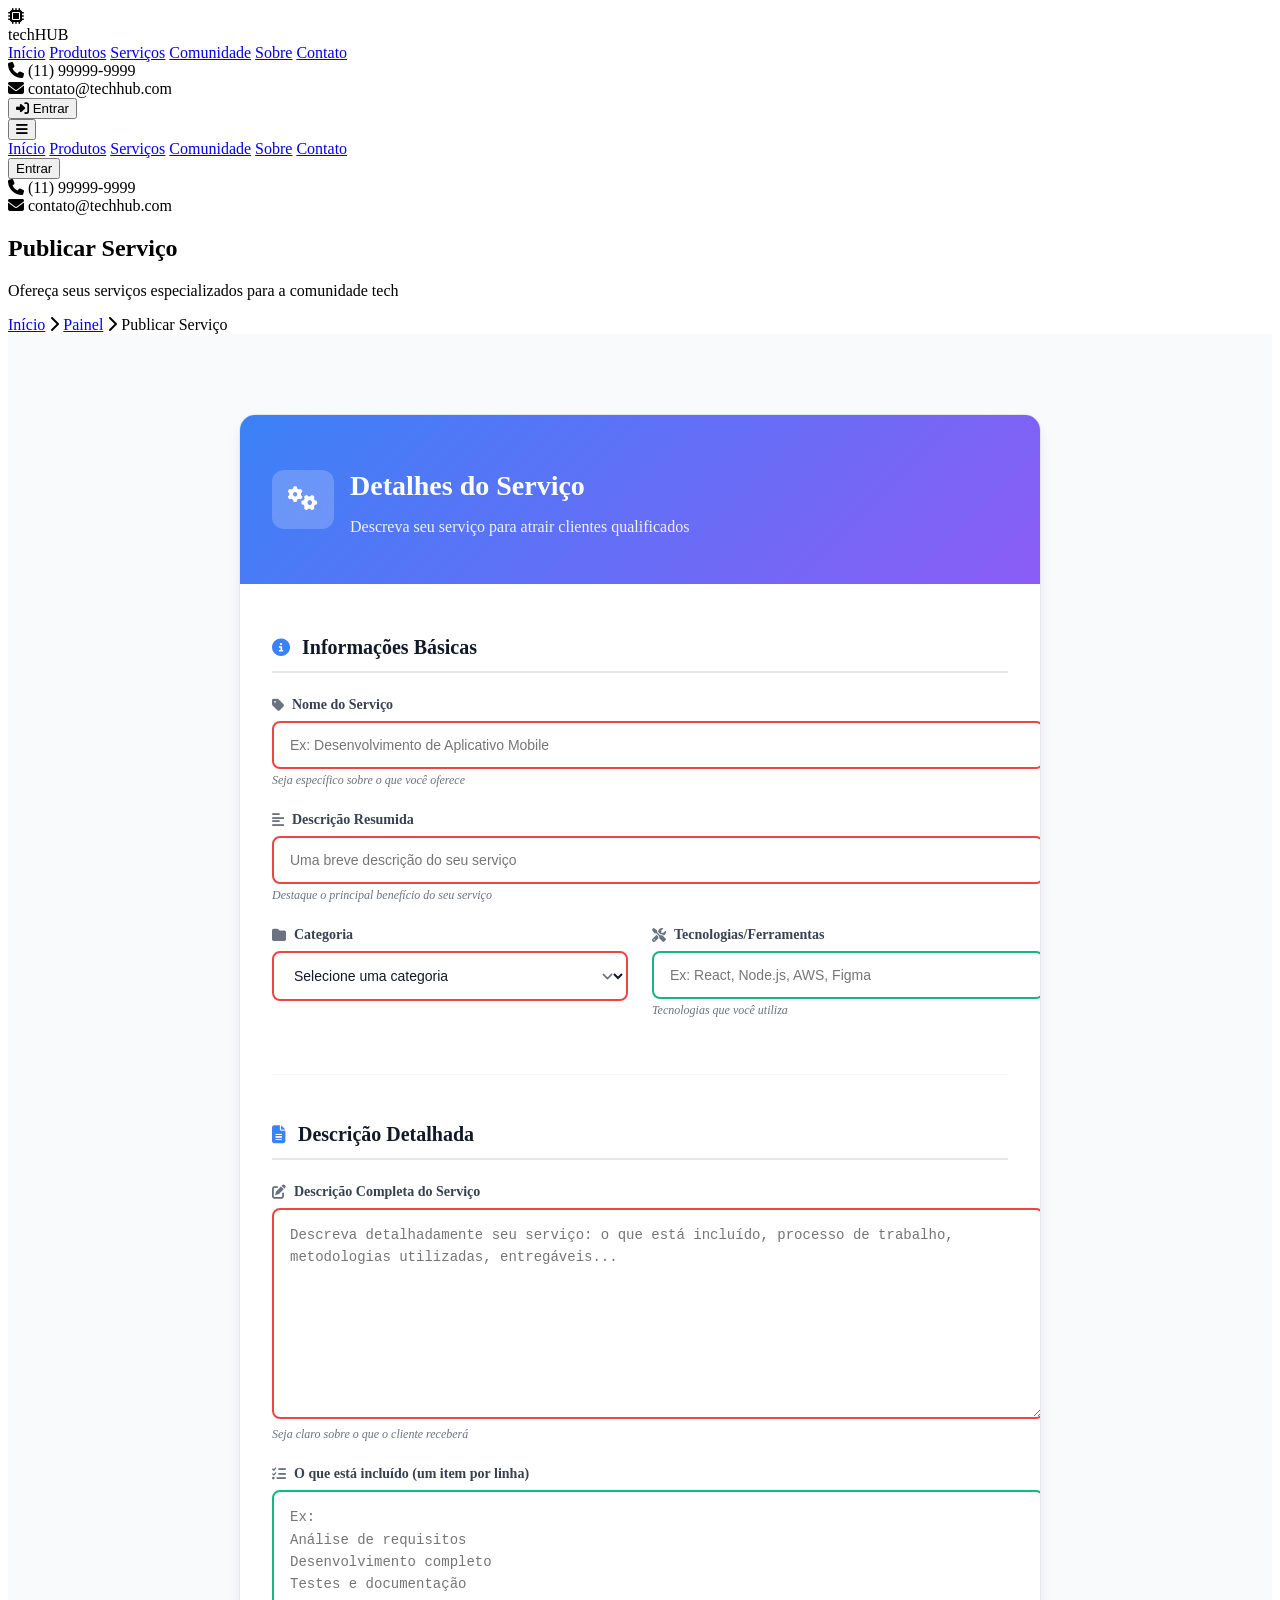
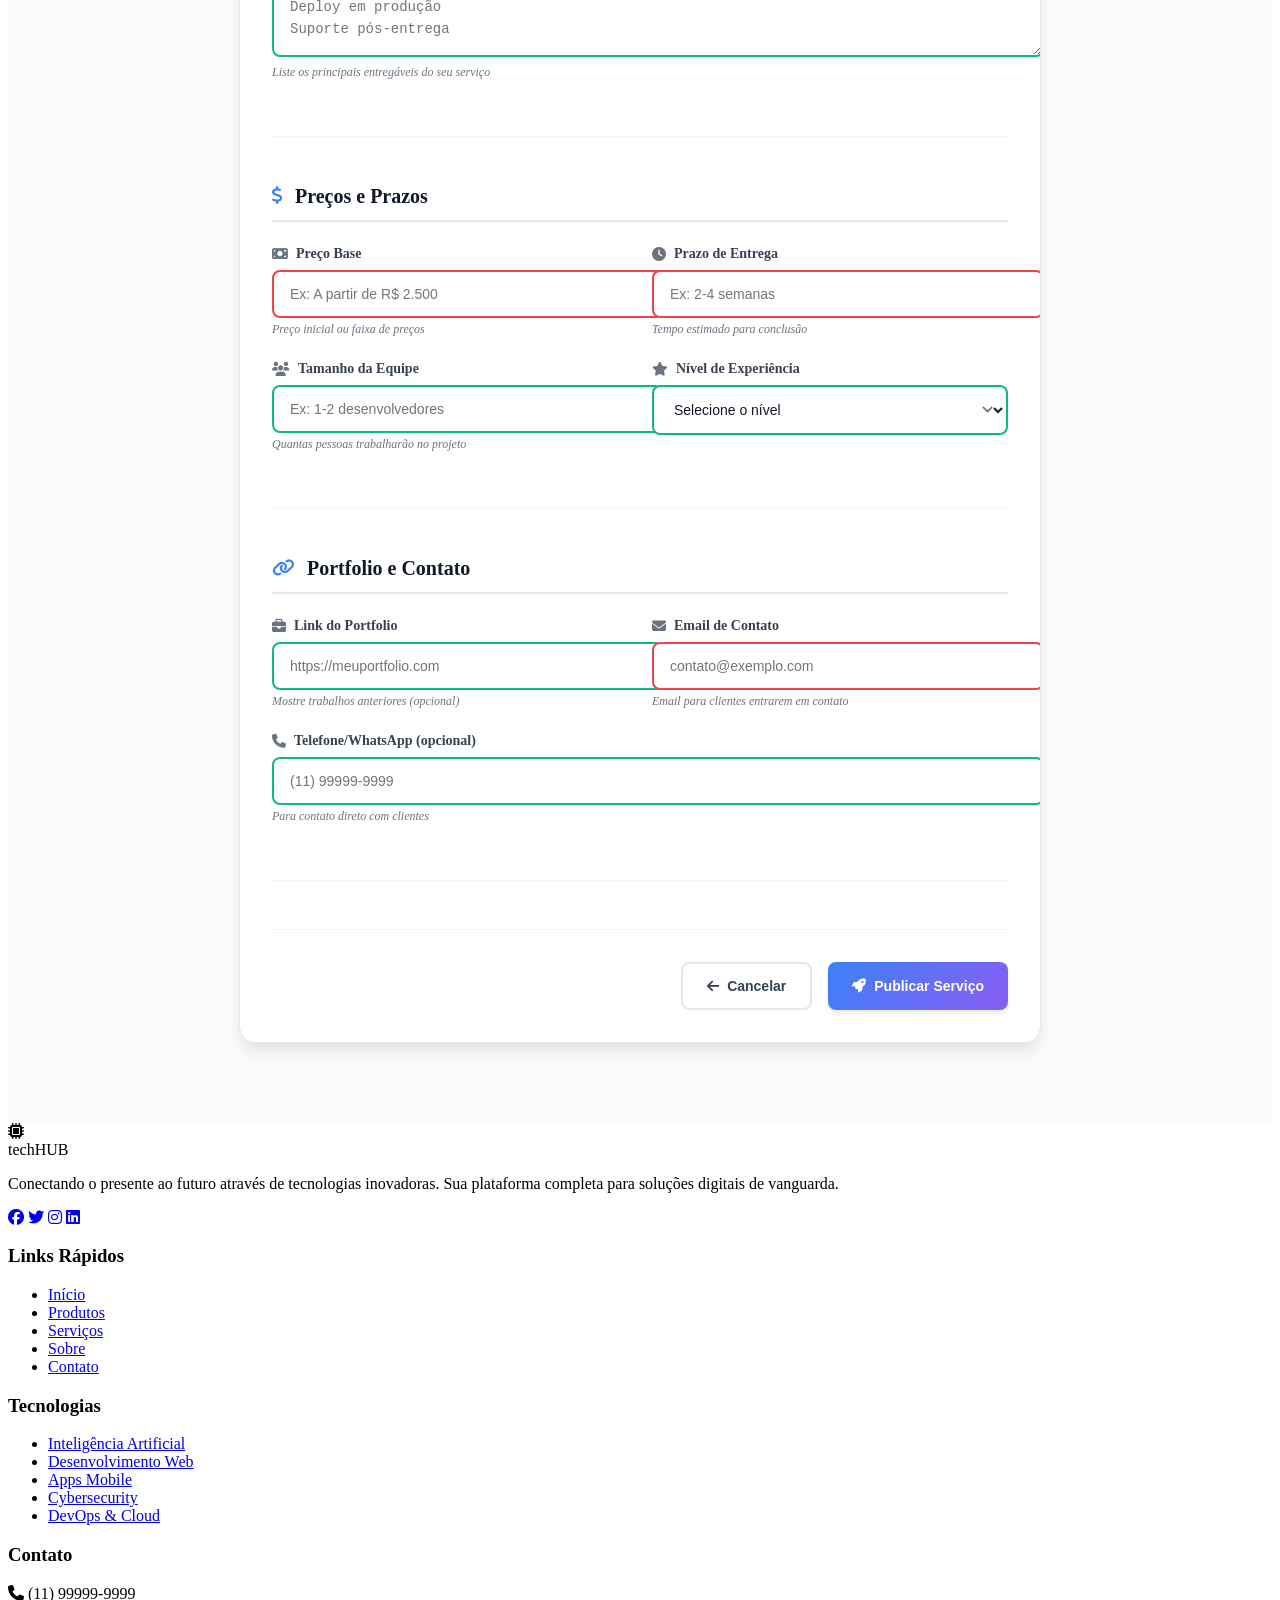
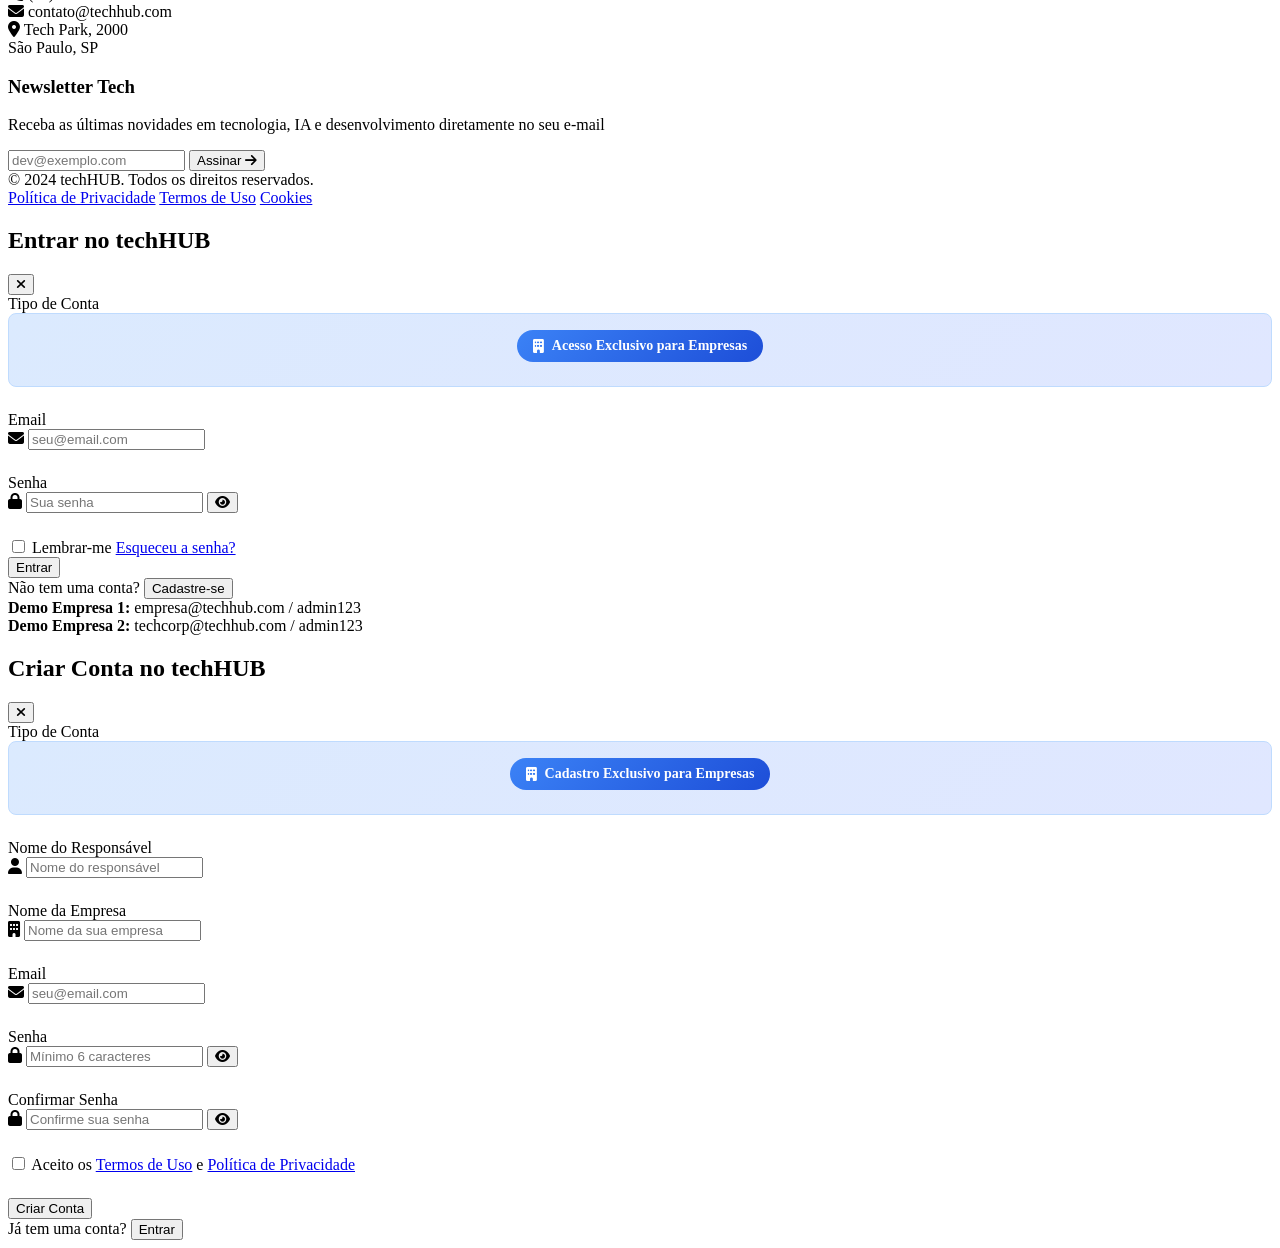
<file: publicar-servico.html>
<!DOCTYPE html>
<html lang="pt-BR">
<head>
    <meta charset="UTF-8">
    <meta name="viewport" content="width=device-width, initial-scale=1.0">
    <meta name="description" content="Publique seu serviço na plataforma techHUB">
    <title>Publicar Serviço - techHUB</title>
    <link rel="stylesheet" href="styles.css">
    <link rel="stylesheet" href="https://cdnjs.cloudflare.com/ajax/libs/font-awesome/6.4.0/css/all.min.css">
</head>
<body>
    <!-- Header -->
    <header class="header">
        <nav class="nav">
            <div class="nav-container">
                <!-- Logo -->
                <div class="logo">
                    <div class="logo-icon">
                        <i class="fas fa-microchip"></i>
                        <div class="logo-pulse"></div>
                    </div>
                    <span class="logo-text">
                        <span class="logo-tech">tech</span><span class="logo-hub">HUB</span>
                    </span>
                </div>

                <!-- Desktop Navigation -->
                <div class="nav-links">
                    <a href="index.html" class="nav-link">Início</a>
                    <a href="produtos.html" class="nav-link">Produtos</a>
                    <a href="servicos.html" class="nav-link">Serviços</a>
                    <a href="comunidade.html" class="nav-link">Comunidade</a>
                    <a href="sobre.html" class="nav-link">Sobre</a>
                    <a href="contato.html" class="nav-link">Contato</a>
                </div>

                <!-- Right Section -->
                <div class="nav-right">
                    <!-- Contact Info -->
                    <div class="contact-info">
                        <div class="contact-item">
                            <i class="fas fa-phone"></i>
                            <span>(11) 99999-9999</span>
                        </div>
                        <div class="contact-item">
                            <i class="fas fa-envelope"></i>
                            <span>contato@techhub.com</span>
                        </div>
                    </div>
                    
                    <!-- Auth Section -->
                    <div class="auth-section">
                        <button class="login-btn" onclick="openLoginModal()">
                            <i class="fas fa-sign-in-alt"></i>
                            <span>Entrar</span>
                        </button>
                    </div>
                </div>

                <!-- Mobile Menu Button -->
                <button class="mobile-menu-btn" onclick="toggleMobileMenu()">
                    <i class="fas fa-bars" id="mobileMenuIcon"></i>
                </button>
            </div>

            <!-- Mobile Navigation -->
            <div class="mobile-nav hidden" id="mobileNav">
                <a href="index.html" class="mobile-nav-link">Início</a>
                <a href="produtos.html" class="mobile-nav-link">Produtos</a>
                <a href="servicos.html" class="mobile-nav-link">Serviços</a>
                <a href="comunidade.html" class="mobile-nav-link">Comunidade</a>
                <a href="sobre.html" class="mobile-nav-link">Sobre</a>
                <a href="contato.html" class="mobile-nav-link">Contato</a>
                
                <div class="mobile-auth">
                    <button class="mobile-login-btn" onclick="openLoginModal()">Entrar</button>
                    <div class="mobile-contact">
                        <div class="mobile-contact-item">
                            <i class="fas fa-phone"></i>
                            <span>(11) 99999-9999</span>
                        </div>
                        <div class="mobile-contact-item">
                            <i class="fas fa-envelope"></i>
                            <span>contato@techhub.com</span>
                        </div>
                    </div>
                </div>
            </div>
        </nav>
    </header>

    <!-- Page Hero -->
    <section class="page-hero">
        <div class="page-hero-bg"></div>
        <div class="container">
            <div class="page-hero-content">
                <h1>Publicar <span class="gradient-text">Serviço</span></h1>
                <p>Ofereça seus serviços especializados para a comunidade tech</p>
                <div class="breadcrumb">
                    <a href="index.html">Início</a>
                    <i class="fas fa-chevron-right"></i>
                    <a href="dashboard.html">Painel</a>
                    <i class="fas fa-chevron-right"></i>
                    <span>Publicar Serviço</span>
                </div>
            </div>
        </div>
    </section>

    <!-- Form Section -->
    <section class="publish-form-section">
        <div class="container">
            <div class="publish-form-container">
                <div class="form-header">
                    <div class="form-header-icon">
                        <i class="fas fa-cogs"></i>
                    </div>
                    <div class="form-header-content">
                        <h2>Detalhes do Serviço</h2>
                        <p>Descreva seu serviço para atrair clientes qualificados</p>
                    </div>
                </div>

                <form class="publish-form" id="serviceForm">
                    <div class="form-section">
                        <h3 class="form-section-title">
                            <i class="fas fa-info-circle"></i>
                            Informações Básicas
                        </h3>
                        
                        <div class="form-group">
                            <label class="form-label">
                                <i class="fas fa-tag"></i>
                                Nome do Serviço
                            </label>
                            <input 
                                type="text" 
                                name="serviceName" 
                                class="form-input" 
                                placeholder="Ex: Desenvolvimento de Aplicativo Mobile" 
                                required
                            >
                            <div class="form-hint">Seja específico sobre o que você oferece</div>
                        </div>

                        <div class="form-group">
                            <label class="form-label">
                                <i class="fas fa-align-left"></i>
                                Descrição Resumida
                            </label>
                            <input 
                                type="text" 
                                name="shortDescription" 
                                class="form-input" 
                                placeholder="Uma breve descrição do seu serviço" 
                                required
                            >
                            <div class="form-hint">Destaque o principal benefício do seu serviço</div>
                        </div>

                        <div class="form-row">
                            <div class="form-group">
                                <label class="form-label">
                                    <i class="fas fa-folder"></i>
                                    Categoria
                                </label>
                                <select name="category" class="form-select" required>
                                    <option value="">Selecione uma categoria</option>
                                    <option value="ai">🧠 Inteligência Artificial</option>
                                    <option value="web">🌐 Desenvolvimento Web</option>
                                    <option value="mobile">📱 Desenvolvimento Mobile</option>
                                    <option value="design">🎨 UX/UI Design</option>
                                    <option value="security">🔒 Cybersecurity</option>
                                    <option value="devops">☁️ DevOps & Cloud</option>
                                    <option value="consultoria">💼 Consultoria Tech</option>
                                </select>
                            </div>
                            <div class="form-group">
                                <label class="form-label">
                                    <i class="fas fa-tools"></i>
                                    Tecnologias/Ferramentas
                                </label>
                                <input 
                                    type="text" 
                                    name="tech" 
                                    class="form-input" 
                                    placeholder="Ex: React, Node.js, AWS, Figma"
                                >
                                <div class="form-hint">Tecnologias que você utiliza</div>
                            </div>
                        </div>
                    </div>

                    <div class="form-section">
                        <h3 class="form-section-title">
                            <i class="fas fa-file-alt"></i>
                            Descrição Detalhada
                        </h3>
                        
                        <div class="form-group">
                            <label class="form-label">
                                <i class="fas fa-edit"></i>
                                Descrição Completa do Serviço
                            </label>
                            <textarea 
                                name="fullDescription" 
                                class="form-textarea" 
                                rows="8" 
                                placeholder="Descreva detalhadamente seu serviço: o que está incluído, processo de trabalho, metodologias utilizadas, entregáveis..."
                                required
                            ></textarea>
                            <div class="form-hint">Seja claro sobre o que o cliente receberá</div>
                        </div>

                        <div class="form-group">
                            <label class="form-label">
                                <i class="fas fa-list-check"></i>
                                O que está incluído (um item por linha)
                            </label>
                            <textarea 
                                name="includes" 
                                class="form-textarea" 
                                rows="6" 
                                placeholder="Ex:&#10;Análise de requisitos&#10;Desenvolvimento completo&#10;Testes e documentação&#10;Deploy em produção&#10;Suporte pós-entrega"
                            ></textarea>
                            <div class="form-hint">Liste os principais entregáveis do seu serviço</div>
                        </div>
                    </div>

                    <div class="form-section">
                        <h3 class="form-section-title">
                            <i class="fas fa-dollar-sign"></i>
                            Preços e Prazos
                        </h3>
                        
                        <div class="form-row">
                            <div class="form-group">
                                <label class="form-label">
                                    <i class="fas fa-money-bill"></i>
                                    Preço Base
                                </label>
                                <input 
                                    type="text" 
                                    name="price" 
                                    class="form-input" 
                                    placeholder="Ex: A partir de R$ 2.500"
                                    required
                                >
                                <div class="form-hint">Preço inicial ou faixa de preços</div>
                            </div>
                            <div class="form-group">
                                <label class="form-label">
                                    <i class="fas fa-clock"></i>
                                    Prazo de Entrega
                                </label>
                                <input 
                                    type="text" 
                                    name="duration" 
                                    class="form-input" 
                                    placeholder="Ex: 2-4 semanas"
                                    required
                                >
                                <div class="form-hint">Tempo estimado para conclusão</div>
                            </div>
                        </div>

                        <div class="form-row">
                            <div class="form-group">
                                <label class="form-label">
                                    <i class="fas fa-users"></i>
                                    Tamanho da Equipe
                                </label>
                                <input 
                                    type="text" 
                                    name="teamSize" 
                                    class="form-input" 
                                    placeholder="Ex: 1-2 desenvolvedores"
                                >
                                <div class="form-hint">Quantas pessoas trabalharão no projeto</div>
                            </div>
                            <div class="form-group">
                                <label class="form-label">
                                    <i class="fas fa-star"></i>
                                    Nível de Experiência
                                </label>
                                <select name="experience" class="form-select">
                                    <option value="">Selecione o nível</option>
                                    <option value="junior">Júnior (1-3 anos)</option>
                                    <option value="pleno">Pleno (3-6 anos)</option>
                                    <option value="senior">Sênior (6+ anos)</option>
                                    <option value="especialista">Especialista (10+ anos)</option>
                                </select>
                            </div>
                        </div>
                    </div>

                    <div class="form-section">
                        <h3 class="form-section-title">
                            <i class="fas fa-link"></i>
                            Portfolio e Contato
                        </h3>
                        
                        <div class="form-row">
                            <div class="form-group">
                                <label class="form-label">
                                    <i class="fas fa-briefcase"></i>
                                    Link do Portfolio
                                </label>
                                <input 
                                    type="url" 
                                    name="portfolioUrl" 
                                    class="form-input" 
                                    placeholder="https://meuportfolio.com"
                                >
                                <div class="form-hint">Mostre trabalhos anteriores (opcional)</div>
                            </div>
                            <div class="form-group">
                                <label class="form-label">
                                    <i class="fas fa-envelope"></i>
                                    Email de Contato
                                </label>
                                <input 
                                    type="email" 
                                    name="contactEmail" 
                                    class="form-input" 
                                    placeholder="contato@exemplo.com"
                                    required
                                >
                                <div class="form-hint">Email para clientes entrarem em contato</div>
                            </div>
                        </div>

                        <div class="form-group">
                            <label class="form-label">
                                <i class="fas fa-phone"></i>
                                Telefone/WhatsApp (opcional)
                            </label>
                            <input 
                                type="tel" 
                                name="phone" 
                                class="form-input" 
                                placeholder="(11) 99999-9999"
                            >
                            <div class="form-hint">Para contato direto com clientes</div>
                        </div>
                    </div>

                    <div class="form-actions">
                        <button type="button" class="btn-secondary" onclick="history.back()">
                            <i class="fas fa-arrow-left"></i>
                            Cancelar
                        </button>
                        <button type="submit" class="btn-primary">
                            <i class="fas fa-rocket"></i>
                            Publicar Serviço
                        </button>
                    </div>
                </form>
            </div>
        </div>
    </section>

    <!-- Footer -->
    <footer class="footer">
        <div class="footer-main">
            <div class="container">
                <div class="footer-grid">
                    <!-- Company Info -->
                    <div class="footer-section">
                        <div class="footer-logo">
                            <div class="footer-logo-icon">
                                <i class="fas fa-microchip"></i>
                                <div class="footer-logo-pulse"></div>
                            </div>
                            <span class="footer-logo-text">
                                <span class="footer-logo-tech">tech</span><span class="footer-logo-hub">HUB</span>
                            </span>
                        </div>
                        <p class="footer-description">
                            Conectando o presente ao futuro através de tecnologias inovadoras. 
                            Sua plataforma completa para soluções digitais de vanguarda.
                        </p>
                        <div class="footer-social">
                            <a href="#" class="social-link"><i class="fab fa-facebook"></i></a>
                            <a href="#" class="social-link"><i class="fab fa-twitter"></i></a>
                            <a href="#" class="social-link"><i class="fab fa-instagram"></i></a>
                            <a href="#" class="social-link"><i class="fab fa-linkedin"></i></a>
                        </div>
                    </div>

                    <!-- Quick Links -->
                    <div class="footer-section">
                        <h3 class="footer-title">Links Rápidos</h3>
                        <ul class="footer-links">
                            <li><a href="index.html">Início</a></li>
                            <li><a href="produtos.html">Produtos</a></li>
                            <li><a href="servicos.html">Serviços</a></li>
                            <li><a href="sobre.html">Sobre</a></li>
                            <li><a href="contato.html">Contato</a></li>
                        </ul>
                    </div>

                    <!-- Technologies -->
                    <div class="footer-section">
                        <h3 class="footer-title">Tecnologias</h3>
                        <ul class="footer-links">
                            <li><a href="produtos.html?category=ai">Inteligência Artificial</a></li>
                            <li><a href="produtos.html?category=web">Desenvolvimento Web</a></li>
                            <li><a href="produtos.html?category=mobile">Apps Mobile</a></li>
                            <li><a href="produtos.html?category=security">Cybersecurity</a></li>
                            <li><a href="servicos.html">DevOps & Cloud</a></li>
                        </ul>
                    </div>

                    <!-- Contact Info -->
                    <div class="footer-section">
                        <h3 class="footer-title">Contato</h3>
                        <div class="footer-contact">
                            <div class="contact-item">
                                <i class="fas fa-phone"></i>
                                <span>(11) 99999-9999</span>
                            </div>
                            <div class="contact-item">
                                <i class="fas fa-envelope"></i>
                                <span>contato@techhub.com</span>
                            </div>
                            <div class="contact-item">
                                <i class="fas fa-map-marker-alt"></i>
                                <span>Tech Park, 2000<br>São Paulo, SP</span>
                            </div>
                        </div>
                    </div>
                </div>

                <!-- Newsletter -->
                <div class="newsletter">
                    <div class="newsletter-content">
                        <h3 class="newsletter-title">Newsletter Tech</h3>
                        <p class="newsletter-description">
                            Receba as últimas novidades em tecnologia, IA e desenvolvimento diretamente no seu e-mail
                        </p>
                        <form class="newsletter-form" onsubmit="handleNewsletter(event)">
                            <input type="email" placeholder="dev@exemplo.com" class="newsletter-input" required>
                            <button type="submit" class="newsletter-btn">
                                <span>Assinar</span>
                                <i class="fas fa-arrow-right"></i>
                            </button>
                        </form>
                    </div>
                </div>
            </div>
        </div>

        <!-- Bottom Bar -->
        <div class="footer-bottom">
            <div class="container">
                <div class="footer-bottom-content">
                    <div class="footer-copyright">
                        © 2024 techHUB. Todos os direitos reservados.
                    </div>
                    <div class="footer-legal">
                        <a href="#">Política de Privacidade</a>
                        <a href="#">Termos de Uso</a>
                        <a href="#">Cookies</a>
                    </div>
                </div>
            </div>
        </div>
    </footer>

    <!-- Login Modal -->
    <div class="modal-overlay hidden" id="loginModal">
        <div class="modal">
            <div class="modal-header">
                <h2>Entrar no techHUB</h2>
                <button class="modal-close" onclick="closeLoginModal()">
                    <i class="fas fa-times"></i>
                </button>
            </div>
            <form class="modal-form" id="loginForm" onsubmit="handleLogin(event)">
                <div class="form-group">
                    <label>Tipo de Conta</label>
                    <div class="company-only-notice">
                        <div class="company-badge">
                            <i class="fas fa-building"></i>
                            <span>Acesso Exclusivo para Empresas</span>
                        </div>
                    </div>
                    <input type="hidden" name="accountType" value="company">
                </div>

                <div class="form-group">
                    <label>Email</label>
                    <div class="input-group">
                        <i class="fas fa-envelope"></i>
                        <input type="email" name="email" placeholder="seu@email.com" required>
                    </div>
                </div>

                <div class="form-group">
                    <label>Senha</label>
                    <div class="input-group">
                        <i class="fas fa-lock"></i>
                        <input type="password" name="password" placeholder="Sua senha" required>
                        <button type="button" class="password-toggle" onclick="togglePassword(this)">
                            <i class="fas fa-eye"></i>
                        </button>
                    </div>
                </div>

                <div class="form-options">
                    <label class="checkbox-label">
                        <input type="checkbox">
                        <span>Lembrar-me</span>
                    </label>
                    <a href="#" class="forgot-password">Esqueceu a senha?</a>
                </div>

                <button type="submit" class="form-submit">Entrar</button>

                <div class="form-switch">
                    Não tem uma conta? 
                    <button type="button" onclick="switchToRegister()">Cadastre-se</button>
                </div>

                <div class="demo-credentials">
                    <div><strong>Demo Empresa 1:</strong> empresa@techhub.com / admin123</div>
                    <div><strong>Demo Empresa 2:</strong> techcorp@techhub.com / admin123</div>
                </div>
            </form>
        </div>
    </div>

    <!-- Register Modal -->
    <div class="modal-overlay hidden" id="registerModal">
        <div class="modal">
            <div class="modal-header">
                <h2>Criar Conta no techHUB</h2>
                <button class="modal-close" onclick="closeRegisterModal()">
                    <i class="fas fa-times"></i>
                </button>
            </div>
            <form class="modal-form" id="registerForm" onsubmit="handleRegister(event)">
                <div class="form-group">
                    <label>Tipo de Conta</label>
                    <div class="company-only-notice">
                        <div class="company-badge">
                            <i class="fas fa-building"></i>
                            <span>Cadastro Exclusivo para Empresas</span>
                        </div>
                    </div>
                    <input type="hidden" name="accountType" value="company">
                </div>

                <div class="form-group">
                    <label>Nome do Responsável</label>
                    <div class="input-group">
                        <i class="fas fa-user"></i>
                        <input type="text" name="name" placeholder="Nome do responsável" required>
                    </div>
                </div>

                <div class="form-group">
                    <label>Nome da Empresa</label>
                    <div class="input-group">
                        <i class="fas fa-building"></i>
                        <input type="text" name="company" placeholder="Nome da sua empresa" required>
                    </div>
                </div>

                <div class="form-group">
                    <label>Email</label>
                    <div class="input-group">
                        <i class="fas fa-envelope"></i>
                        <input type="email" name="email" placeholder="seu@email.com" required>
                    </div>
                </div>

                <div class="form-group">
                    <label>Senha</label>
                    <div class="input-group">
                        <i class="fas fa-lock"></i>
                        <input type="password" name="password" placeholder="Mínimo 6 caracteres" required>
                        <button type="button" class="password-toggle" onclick="togglePassword(this)">
                            <i class="fas fa-eye"></i>
                        </button>
                    </div>
                </div>

                <div class="form-group">
                    <label>Confirmar Senha</label>
                    <div class="input-group">
                        <i class="fas fa-lock"></i>
                        <input type="password" name="confirmPassword" placeholder="Confirme sua senha" required>
                        <button type="button" class="password-toggle" onclick="togglePassword(this)">
                            <i class="fas fa-eye"></i>
                        </button>
                    </div>
                </div>

                <div class="form-group">
                    <label class="checkbox-label">
                        <input type="checkbox" required>
                        <span>Aceito os <a href="#">Termos de Uso</a> e <a href="#">Política de Privacidade</a></span>
                    </label>
                </div>

                <button type="submit" class="form-submit">Criar Conta</button>

                <div class="form-switch">
                    Já tem uma conta? 
                    <button type="button" onclick="switchToLogin()">Entrar</button>
                </div>
            </form>
        </div>
    </div>

    <script src="js/common.js"></script>
    <script src="js/service-form.js"></script>
</body>
</html>
</file>
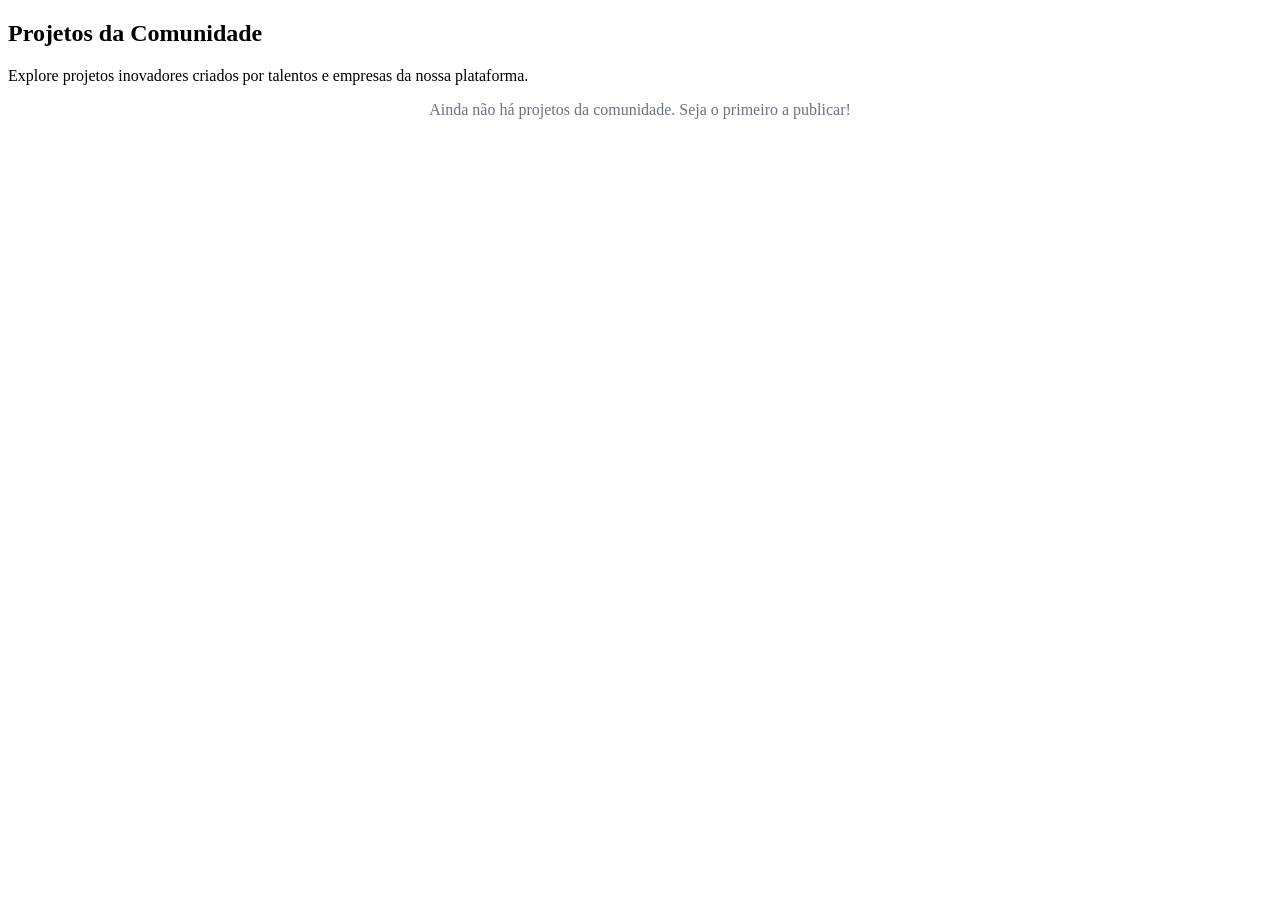
<file: project/comunidade.html>
<!DOCTYPE html>
<html lang="pt-BR">
<head>
    <title>Projetos da Comunidade - techHUB</title>
</head>
<body>
    <section class="page-hero">
        <div class="container">
            <div class="page-hero-content">
                <h1>Projetos da <span class="gradient-text">Comunidade</span></h1>
                <p>Explore projetos inovadores criados por talentos e empresas da nossa plataforma.</p>
            </div>
        </div>
    </section>

    <section class="products-page">
        <div class="container">
            <div class="products-grid" id="communityProjectsGrid">
                </div>
        </div>
    </section>

    <script src="js/common.js"></script>
    <script src="js/community.js"></script> </body>
</html>
</file>
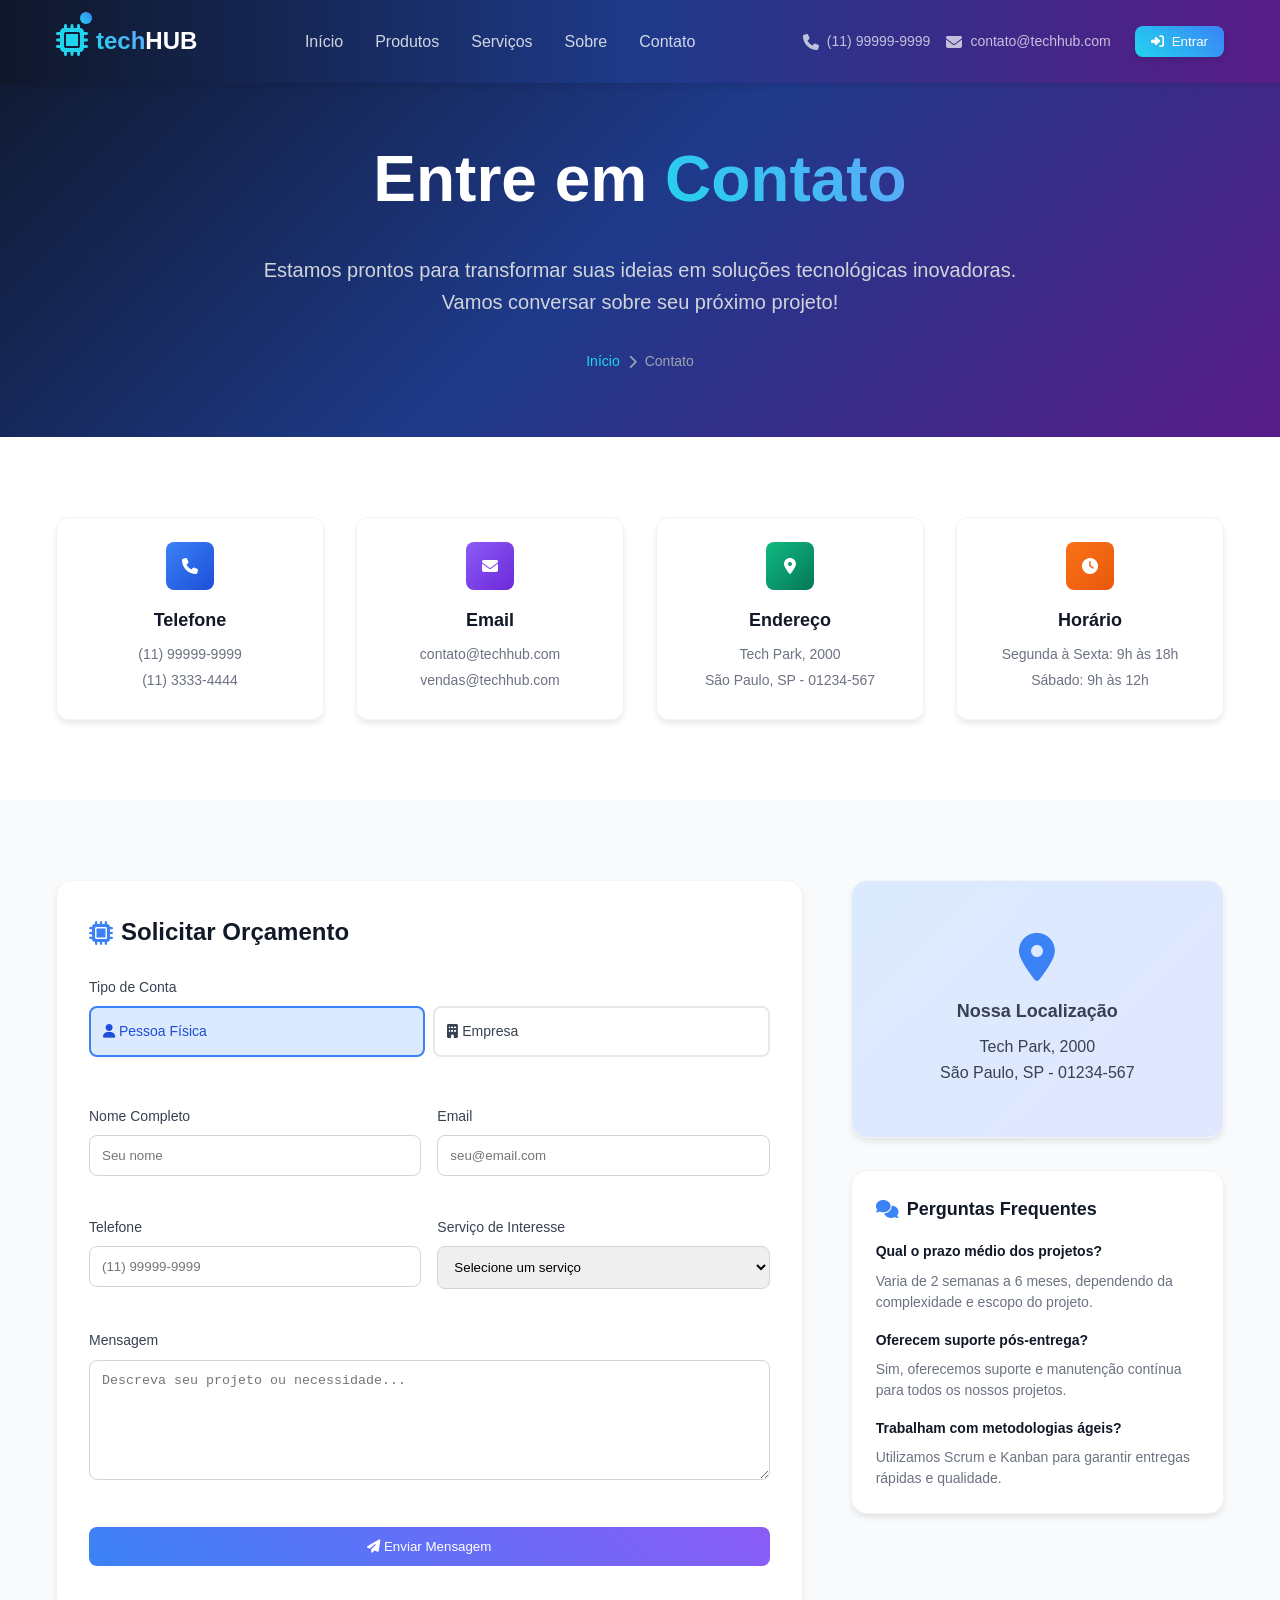
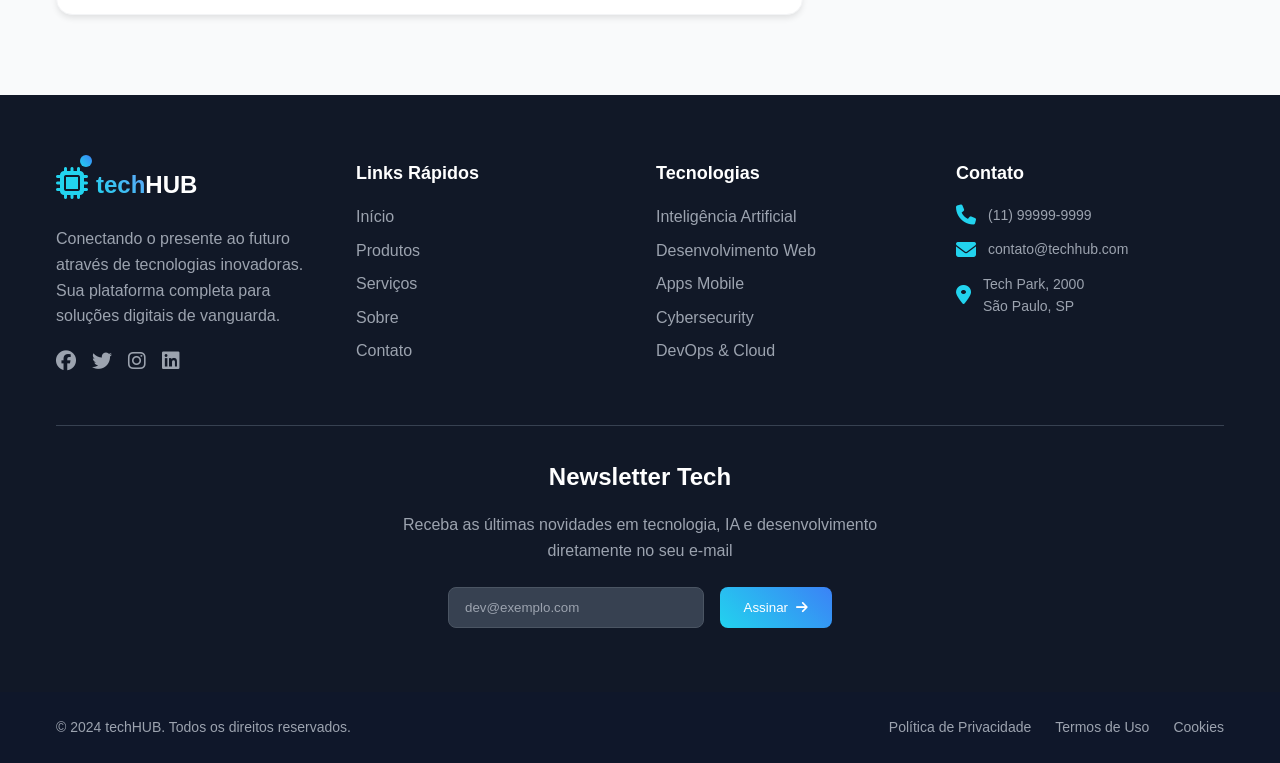
<file: project/contato.html>
<!DOCTYPE html>
<html lang="pt-BR">
<head>
    <meta charset="UTF-8">
    <meta name="viewport" content="width=device-width, initial-scale=1.0">
    <meta name="description" content="Entre em contato com o techHUB - Solicite orçamentos, tire dúvidas e transforme suas ideias em realidade">
    <title>Contato - techHUB</title>
    <link rel="stylesheet" href="styles.css">
    <link rel="stylesheet" href="https://cdnjs.cloudflare.com/ajax/libs/font-awesome/6.4.0/css/all.min.css">
</head>
<body>
    <!-- Header -->
    <header class="header">
        <nav class="nav">
            <div class="nav-container">
                <!-- Logo -->
                <div class="logo">
                    <div class="logo-icon">
                        <i class="fas fa-microchip"></i>
                        <div class="logo-pulse"></div>
                    </div>
                    <span class="logo-text">
                        <span class="logo-tech">tech</span><span class="logo-hub">HUB</span>
                    </span>
                </div>

                <!-- Desktop Navigation -->
                <div class="nav-links">
                    <a href="index.html" class="nav-link">Início</a>
                    <a href="produtos.html" class="nav-link">Produtos</a>
                    <a href="servicos.html" class="nav-link">Serviços</a>
                    <a href="sobre.html" class="nav-link">Sobre</a>
                    <a href="contato.html" class="nav-link active">Contato</a>
                </div>

                <!-- Right Section -->
                <div class="nav-right">
                    <!-- Contact Info -->
                    <div class="contact-info">
                        <div class="contact-item">
                            <i class="fas fa-phone"></i>
                            <span>(11) 99999-9999</span>
                        </div>
                        <div class="contact-item">
                            <i class="fas fa-envelope"></i>
                            <span>contato@techhub.com</span>
                        </div>
                    </div>
                    
                    <!-- Auth Section -->
                    <div class="auth-section">
                        <button class="login-btn" onclick="openLoginModal()">
                            <i class="fas fa-sign-in-alt"></i>
                            <span>Entrar</span>
                        </button>
                    </div>
                </div>

                <!-- Mobile Menu Button -->
                <button class="mobile-menu-btn" onclick="toggleMobileMenu()">
                    <i class="fas fa-bars" id="mobileMenuIcon"></i>
                </button>
            </div>

            <!-- Mobile Navigation -->
            <div class="mobile-nav hidden" id="mobileNav">
                <a href="index.html" class="mobile-nav-link">Início</a>
                <a href="produtos.html" class="mobile-nav-link">Produtos</a>
                <a href="servicos.html" class="mobile-nav-link">Serviços</a>
                <a href="sobre.html" class="mobile-nav-link">Sobre</a>
                <a href="contato.html" class="mobile-nav-link">Contato</a>
                
                <div class="mobile-auth">
                    <button class="mobile-login-btn" onclick="openLoginModal()">Entrar</button>
                    <div class="mobile-contact">
                        <div class="mobile-contact-item">
                            <i class="fas fa-phone"></i>
                            <span>(11) 99999-9999</span>
                        </div>
                        <div class="mobile-contact-item">
                            <i class="fas fa-envelope"></i>
                            <span>contato@techhub.com</span>
                        </div>
                    </div>
                </div>
            </div>
        </nav>
    </header>

    <!-- Page Hero -->
    <section class="page-hero">
        <div class="page-hero-bg"></div>
        <div class="container">
            <div class="page-hero-content">
                <h1>Entre em <span class="gradient-text">Contato</span></h1>
                <p>Estamos prontos para transformar suas ideias em soluções tecnológicas inovadoras. Vamos conversar sobre seu próximo projeto!</p>
                <div class="breadcrumb">
                    <a href="index.html">Início</a>
                    <i class="fas fa-chevron-right"></i>
                    <span>Contato</span>
                </div>
            </div>
        </div>
    </section>

    <!-- Contact Info Cards -->
    <section class="contact-info-section">
        <div class="container">
            <div class="contact-info-grid" id="contactInfoGrid">
                <!-- Contact info cards will be populated by JS -->
            </div>
        </div>
    </section>

    <!-- Contact Form & Map -->
    <section class="contact-form-section">
        <div class="container">
            <div class="contact-content">
                <!-- Contact Form -->
                <div class="contact-form-container">
                    <div class="form-header">
                        <i class="fas fa-microchip"></i>
                        <h2>Solicitar Orçamento</h2>
                    </div>

                    <form class="contact-form" id="contactForm" onsubmit="handleContactForm(event)">
                        <!-- Account Type -->
                        <div class="form-group">
                            <label>Tipo de Conta</label>
                            <div class="account-type-selector">
                                <label class="account-type-option active">
                                    <input type="radio" name="accountType" value="individual" checked>
                                    <i class="fas fa-user"></i>
                                    <span>Pessoa Física</span>
                                </label>
                                <label class="account-type-option">
                                    <input type="radio" name="accountType" value="company">
                                    <i class="fas fa-building"></i>
                                    <span>Empresa</span>
                                </label>
                            </div>
                        </div>

                        <div class="form-row">
                            <div class="form-group">
                                <label>Nome <span id="nameLabel">Completo</span></label>
                                <input type="text" name="name" placeholder="Seu nome" required>
                            </div>
                            <div class="form-group">
                                <label>Email</label>
                                <input type="email" name="email" placeholder="seu@email.com" required>
                            </div>
                        </div>

                        <div class="form-group company-field hidden">
                            <label>Nome da Empresa</label>
                            <input type="text" name="company" placeholder="Nome da sua empresa">
                        </div>

                        <div class="form-row">
                            <div class="form-group">
                                <label>Telefone</label>
                                <input type="tel" name="phone" placeholder="(11) 99999-9999">
                            </div>
                            <div class="form-group">
                                <label>Serviço de Interesse</label>
                                <select name="subject" required>
                                    <option value="">Selecione um serviço</option>
                                    <option value="Desenvolvimento de IA">Desenvolvimento de IA</option>
                                    <option value="Aplicações Web">Aplicações Web</option>
                                    <option value="Apps Mobile">Apps Mobile</option>
                                    <option value="Cybersecurity">Cybersecurity</option>
                                    <option value="UX/UI Design">UX/UI Design</option>
                                    <option value="DevOps & Cloud">DevOps & Cloud</option>
                                    <option value="Consultoria Tech">Consultoria Tech</option>
                                    <option value="Outro">Outro</option>
                                </select>
                            </div>
                        </div>

                        <div class="form-group">
                            <label>Mensagem</label>
                            <textarea name="message" rows="6" placeholder="Descreva seu projeto ou necessidade..." required></textarea>
                        </div>

                        <button type="submit" class="form-submit">
                            <i class="fas fa-paper-plane"></i>
                            <span>Enviar Mensagem</span>
                        </button>
                    </form>
                </div>

                <!-- Map & Additional Info -->
                <div class="contact-sidebar">
                    <!-- Map -->
                    <div class="contact-map">
                        <div class="map-placeholder">
                            <i class="fas fa-map-marker-alt"></i>
                            <h3>Nossa Localização</h3>
                            <p>Tech Park, 2000</p>
                            <p>São Paulo, SP - 01234-567</p>
                        </div>
                    </div>

                    <!-- FAQ -->
                    <div class="contact-faq">
                        <h3>
                            <i class="fas fa-comments"></i>
                            Perguntas Frequentes
                        </h3>
                        <div class="faq-list" id="faqList">
                            <!-- FAQ items will be populated by JS -->
                        </div>
                    </div>
                </div>
            </div>
        </div>
    </section>

    <!-- Footer -->
    <footer class="footer">
        <div class="footer-main">
            <div class="container">
                <div class="footer-grid">
                    <!-- Company Info -->
                    <div class="footer-section">
                        <div class="footer-logo">
                            <div class="footer-logo-icon">
                                <i class="fas fa-microchip"></i>
                                <div class="footer-logo-pulse"></div>
                            </div>
                            <span class="footer-logo-text">
                                <span class="footer-logo-tech">tech</span><span class="footer-logo-hub">HUB</span>
                            </span>
                        </div>
                        <p class="footer-description">
                            Conectando o presente ao futuro através de tecnologias inovadoras. 
                            Sua plataforma completa para soluções digitais de vanguarda.
                        </p>
                        <div class="footer-social">
                            <a href="#" class="social-link"><i class="fab fa-facebook"></i></a>
                            <a href="#" class="social-link"><i class="fab fa-twitter"></i></a>
                            <a href="#" class="social-link"><i class="fab fa-instagram"></i></a>
                            <a href="#" class="social-link"><i class="fab fa-linkedin"></i></a>
                        </div>
                    </div>

                    <!-- Quick Links -->
                    <div class="footer-section">
                        <h3 class="footer-title">Links Rápidos</h3>
                        <ul class="footer-links">
                            <li><a href="index.html">Início</a></li>
                            <li><a href="produtos.html">Produtos</a></li>
                            <li><a href="servicos.html">Serviços</a></li>
                            <li><a href="sobre.html">Sobre</a></li>
                            <li><a href="contato.html">Contato</a></li>
                        </ul>
                    </div>

                    <!-- Technologies -->
                    <div class="footer-section">
                        <h3 class="footer-title">Tecnologias</h3>
                        <ul class="footer-links">
                            <li><a href="produtos.html?category=ai">Inteligência Artificial</a></li>
                            <li><a href="produtos.html?category=web">Desenvolvimento Web</a></li>
                            <li><a href="produtos.html?category=mobile">Apps Mobile</a></li>
                            <li><a href="produtos.html?category=security">Cybersecurity</a></li>
                            <li><a href="servicos.html">DevOps & Cloud</a></li>
                        </ul>
                    </div>

                    <!-- Contact Info -->
                    <div class="footer-section">
                        <h3 class="footer-title">Contato</h3>
                        <div class="footer-contact">
                            <div class="contact-item">
                                <i class="fas fa-phone"></i>
                                <span>(11) 99999-9999</span>
                            </div>
                            <div class="contact-item">
                                <i class="fas fa-envelope"></i>
                                <span>contato@techhub.com</span>
                            </div>
                            <div class="contact-item">
                                <i class="fas fa-map-marker-alt"></i>
                                <span>Tech Park, 2000<br>São Paulo, SP</span>
                            </div>
                        </div>
                    </div>
                </div>

                <!-- Newsletter -->
                <div class="newsletter">
                    <div class="newsletter-content">
                        <h3 class="newsletter-title">Newsletter Tech</h3>
                        <p class="newsletter-description">
                            Receba as últimas novidades em tecnologia, IA e desenvolvimento diretamente no seu e-mail
                        </p>
                        <form class="newsletter-form" onsubmit="handleNewsletter(event)">
                            <input type="email" placeholder="dev@exemplo.com" class="newsletter-input" required>
                            <button type="submit" class="newsletter-btn">
                                <span>Assinar</span>
                                <i class="fas fa-arrow-right"></i>
                            </button>
                        </form>
                    </div>
                </div>
            </div>
        </div>

        <!-- Bottom Bar -->
        <div class="footer-bottom">
            <div class="container">
                <div class="footer-bottom-content">
                    <div class="footer-copyright">
                        © 2024 techHUB. Todos os direitos reservados.
                    </div>
                    <div class="footer-legal">
                        <a href="#">Política de Privacidade</a>
                        <a href="#">Termos de Uso</a>
                        <a href="#">Cookies</a>
                    </div>
                </div>
            </div>
        </div>
    </footer>

    <!-- Login Modal -->
    <div class="modal-overlay hidden" id="loginModal">
        <div class="modal">
            <div class="modal-header">
                <h2>Entrar no techHUB</h2>
                <button class="modal-close" onclick="closeLoginModal()">
                    <i class="fas fa-times"></i>
                </button>
            </div>
            <form class="modal-form" id="loginForm" onsubmit="handleLogin(event)">
                <div class="form-group">
                    <label>Tipo de Conta</label>
                    <div class="account-type-selector">
                        <label class="account-type-option active">
                            <input type="radio" name="accountType" value="individual" checked>
                            <i class="fas fa-user"></i>
                            <span>Pessoa Física</span>
                        </label>
                        <label class="account-type-option">
                            <input type="radio" name="accountType" value="company">
                            <i class="fas fa-building"></i>
                            <span>Empresa</span>
                        </label>
                    </div>
                </div>

                <div class="form-group">
                    <label>Email</label>
                    <div class="input-group">
                        <i class="fas fa-envelope"></i>
                        <input type="email" name="email" placeholder="seu@email.com" required>
                    </div>
                </div>

                <div class="form-group">
                    <label>Senha</label>
                    <div class="input-group">
                        <i class="fas fa-lock"></i>
                        <input type="password" name="password" placeholder="Sua senha" required>
                        <button type="button" class="password-toggle" onclick="togglePassword(this)">
                            <i class="fas fa-eye"></i>
                        </button>
                    </div>
                </div>

                <div class="form-options">
                    <label class="checkbox-label">
                        <input type="checkbox">
                        <span>Lembrar-me</span>
                    </label>
                    <a href="#" class="forgot-password">Esqueceu a senha?</a>
                </div>

                <button type="submit" class="form-submit">Entrar</button>

                <div class="form-switch">
                    Não tem uma conta? 
                    <button type="button" onclick="switchToRegister()">Cadastre-se</button>
                </div>

                <div class="demo-credentials">
                    <div><strong>Demo Pessoa Física:</strong> admin@techhub.com / admin123</div>
                    <div><strong>Demo Empresa:</strong> empresa@techhub.com / admin123</div>
                </div>
            </form>
        </div>
    </div>

    <!-- Register Modal -->
    <div class="modal-overlay hidden" id="registerModal">
        <div class="modal">
            <div class="modal-header">
                <h2>Criar Conta no techHUB</h2>
                <button class="modal-close" onclick="closeRegisterModal()">
                    <i class="fas fa-times"></i>
                </button>
            </div>
            <form class="modal-form" id="registerForm" onsubmit="handleRegister(event)">
                <div class="form-group">
                    <label>Tipo de Conta</label>
                    <div class="account-type-selector">
                        <label class="account-type-option active">
                            <input type="radio" name="accountType" value="individual" checked>
                            <i class="fas fa-user"></i>
                            <span>Pessoa Física</span>
                        </label>
                        <label class="account-type-option">
                            <input type="radio" name="accountType" value="company">
                            <i class="fas fa-building"></i>
                            <span>Empresa</span>
                        </label>
                    </div>
                </div>

                <div class="form-group">
                    <label>Nome Completo</label>
                    <div class="input-group">
                        <i class="fas fa-user"></i>
                        <input type="text" name="name" placeholder="Seu nome completo" required>
                    </div>
                </div>

                <div class="form-group">
                    <label>Email</label>
                    <div class="input-group">
                        <i class="fas fa-envelope"></i>
                        <input type="email" name="email" placeholder="seu@email.com" required>
                    </div>
                </div>

                <div class="form-group">
                    <label>Senha</label>
                    <div class="input-group">
                        <i class="fas fa-lock"></i>
                        <input type="password" name="password" placeholder="Mínimo 6 caracteres" required>
                        <button type="button" class="password-toggle" onclick="togglePassword(this)">
                            <i class="fas fa-eye"></i>
                        </button>
                    </div>
                </div>

                <div class="form-group">
                    <label>Confirmar Senha</label>
                    <div class="input-group">
                        <i class="fas fa-lock"></i>
                        <input type="password" name="confirmPassword" placeholder="Confirme sua senha" required>
                        <button type="button" class="password-toggle" onclick="togglePassword(this)">
                            <i class="fas fa-eye"></i>
                        </button>
                    </div>
                </div>

                <div class="form-group">
                    <label class="checkbox-label">
                        <input type="checkbox" required>
                        <span>Aceito os <a href="#">Termos de Uso</a> e <a href="#">Política de Privacidade</a></span>
                    </label>
                </div>

                <button type="submit" class="form-submit">Criar Conta</button>

                <div class="form-switch">
                    Já tem uma conta? 
                    <button type="button" onclick="switchToLogin()">Entrar</button>
                </div>
            </form>
        </div>
    </div>

    <script src="js/common.js"></script>
    <script src="js/contact.js"></script>
</body>
</html>
</file>
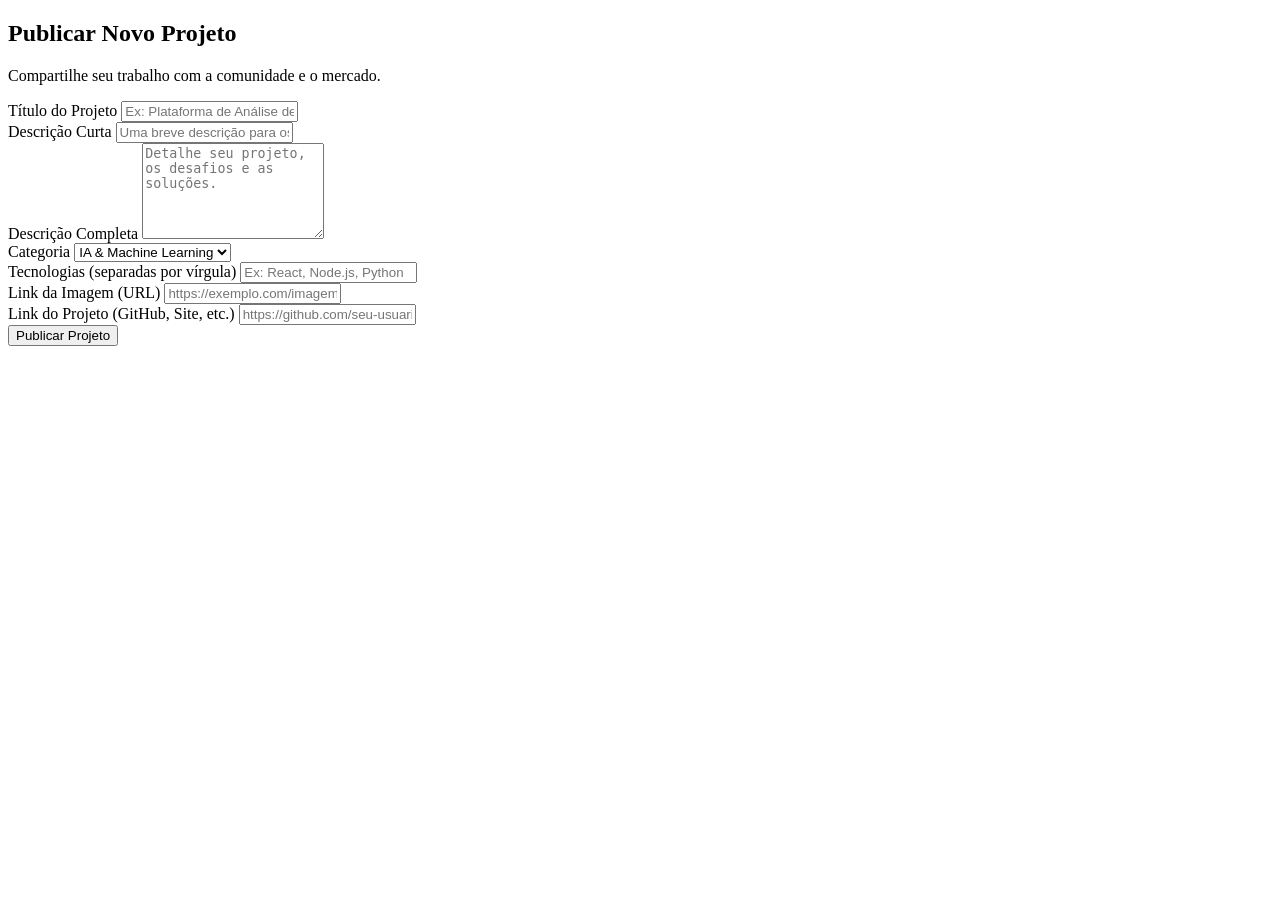
<file: project/publicar-projeto.html>
<!DOCTYPE html>
<html lang="pt-BR">
<head>
    <title>Publicar Projeto - techHUB</title>
</head>
<body>
    <section class="page-hero">
        <div class="container">
            <div class="page-hero-content">
                <h1>Publicar Novo Projeto</h1>
                <p>Compartilhe seu trabalho com a comunidade e o mercado.</p>
            </div>
        </div>
    </section>

    <section class="contact-form-section">
        <div class="container" style="max-width: 800px;">
             <div class="contact-form-container">
                <form class="contact-form" id="projectForm">
                    <div class="form-group">
                        <label>Título do Projeto</label>
                        <input type="text" name="projectName" placeholder="Ex: Plataforma de Análise de Dados" required>
                    </div>
                    <div class="form-group">
                        <label>Descrição Curta</label>
                        <input type="text" name="shortDescription" placeholder="Uma breve descrição para os cards" required>
                    </div>
                     <div class="form-group">
                        <label>Descrição Completa</label>
                        <textarea name="fullDescription" rows="6" placeholder="Detalhe seu projeto, os desafios e as soluções." required></textarea>
                    </div>
                    <div class="form-row">
                        <div class="form-group">
                            <label>Categoria</label>
                            <select name="category" required>
                                <option value="ai">IA & Machine Learning</option>
                                <option value="web">Desenvolvimento Web</option>
                                <option value="mobile">Apps Mobile</option>
                                <option value="design">Design & UX</option>
                                <option value="security">Segurança</option>
                                <option value="outro">Outro</option>
                            </select>
                        </div>
                        <div class="form-group">
                            <label>Tecnologias (separadas por vírgula)</label>
                            <input type="text" name="tech" placeholder="Ex: React, Node.js, Python">
                        </div>
                    </div>
                    <div class="form-row">
                         <div class="form-group">
                            <label>Link da Imagem (URL)</label>
                            <input type="url" name="imageUrl" placeholder="https://exemplo.com/imagem.png">
                        </div>
                        <div class="form-group">
                            <label>Link do Projeto (GitHub, Site, etc.)</label>
                            <input type="url" name="projectUrl" placeholder="https://github.com/seu-usuario/seu-projeto">
                        </div>
                    </div>
                    <button type="submit" class="form-submit">Publicar Projeto</button>
                </form>
            </div>
        </div>
    </section>

    <script src="js/common.js"></script>
    <script src="js/project-form.js"></script> </body>
</html>
</file>
<file: styles.css>
@@ .. @@
.mobile-logout-btn:hover {
    background: rgba(220, 38, 38, 0.2);
}


/* Adicionar no final de styles.css */

.product-card .product-community-badge {
    position: absolute;
    top: 1rem;
    right: 1rem;
    background: linear-gradient(45deg, #10b981, #059669); /* Cor verde */
    color: white;
    padding: 0.25rem 0.75rem;
    border-radius: 9999px;
    font-size: 0.875rem;
    font-weight: 500;
}

/* Publish Form Styles */
.publish-form-section {
    padding: 5rem 0;
    background: #f9fafb;
    min-height: 100vh;
}

.publish-form-container {
    max-width: 800px;
    margin: 0 auto;
    background: white;
    border-radius: 1rem;
    box-shadow: 0 10px 15px -3px rgba(0, 0, 0, 0.1);
    overflow: hidden;
    border: 1px solid #e5e7eb;
}

.form-header {
    background: linear-gradient(135deg, #3b82f6, #8b5cf6);
    color: white;
    padding: 2rem;
    display: flex;
    align-items: center;
    gap: 1rem;
}

.form-header-icon {
    background: rgba(255, 255, 255, 0.2);
    padding: 1rem;
    border-radius: 0.75rem;
    font-size: 1.5rem;
    backdrop-filter: blur(8px);
}

.form-header-content h2 {
    font-size: 1.75rem;
    font-weight: bold;
    margin-bottom: 0.5rem;
}

.form-header-content p {
    color: rgba(255, 255, 255, 0.9);
    font-size: 1rem;
}

.publish-form {
    padding: 2rem;
}

.form-section {
    margin-bottom: 3rem;
    padding-bottom: 2rem;
    border-bottom: 1px solid #f3f4f6;
}

.form-section:last-of-type {
    border-bottom: none;
    margin-bottom: 2rem;
}

.form-section-title {
    display: flex;
    align-items: center;
    gap: 0.75rem;
    font-size: 1.25rem;
    font-weight: 600;
    color: #111827;
    margin-bottom: 1.5rem;
    padding-bottom: 0.75rem;
    border-bottom: 2px solid #e5e7eb;
}

.form-section-title i {
    color: #3b82f6;
    font-size: 1.125rem;
}

.form-group {
    margin-bottom: 1.5rem;
}

.form-label {
    display: flex;
    align-items: center;
    gap: 0.5rem;
    font-size: 0.875rem;
    font-weight: 600;
    color: #374151;
    margin-bottom: 0.5rem;
}

.form-label i {
    color: #6b7280;
    font-size: 0.875rem;
}

.form-input,
.form-select,
.form-textarea {
    width: 100%;
    padding: 0.875rem 1rem;
    border: 2px solid #e5e7eb;
    border-radius: 0.5rem;
    font-size: 0.875rem;
    transition: all 0.2s;
    background: white;
    color: #111827;
}

.form-input:focus,
.form-select:focus,
.form-textarea:focus {
    outline: none;
    border-color: #3b82f6;
    box-shadow: 0 0 0 3px rgba(59, 130, 246, 0.1);
    background: #fafbff;
}

.form-input:hover,
.form-select:hover,
.form-textarea:hover {
    border-color: #d1d5db;
}

.form-textarea {
    resize: vertical;
    min-height: 120px;
    line-height: 1.6;
}

.form-select {
    cursor: pointer;
    background-image: url("data:image/svg+xml,%3csvg xmlns='http://www.w3.org/2000/svg' fill='none' viewBox='0 0 20 20'%3e%3cpath stroke='%236b7280' stroke-linecap='round' stroke-linejoin='round' stroke-width='1.5' d='m6 8 4 4 4-4'/%3e%3c/svg%3e");
    background-position: right 0.5rem center;
    background-repeat: no-repeat;
    background-size: 1.5em 1.5em;
    padding-right: 2.5rem;
}

.form-row {
    display: grid;
    grid-template-columns: 1fr 1fr;
    gap: 1.5rem;
}

.form-hint {
    font-size: 0.75rem;
    color: #6b7280;
    margin-top: 0.25rem;
    font-style: italic;
}

.form-actions {
    display: flex;
    gap: 1rem;
    justify-content: flex-end;
    padding-top: 2rem;
    border-top: 1px solid #f3f4f6;
}

.btn-primary,
.btn-secondary {
    display: flex;
    align-items: center;
    gap: 0.5rem;
    padding: 0.875rem 1.5rem;
    border-radius: 0.5rem;
    font-weight: 600;
    font-size: 0.875rem;
    cursor: pointer;
    transition: all 0.2s;
    border: none;
    text-decoration: none;
}

.btn-primary {
    background: linear-gradient(135deg, #3b82f6, #8b5cf6);
    color: white;
    box-shadow: 0 4px 6px -1px rgba(0, 0, 0, 0.1);
}

.btn-primary:hover {
    background: linear-gradient(135deg, #2563eb, #7c3aed);
    transform: translateY(-2px);
    box-shadow: 0 8px 15px -3px rgba(0, 0, 0, 0.1);
}

.btn-primary:disabled {
    opacity: 0.6;
    cursor: not-allowed;
    transform: none;
}

.btn-secondary {
    background: white;
    color: #374151;
    border: 2px solid #e5e7eb;
}

.btn-secondary:hover {
    background: #f9fafb;
    border-color: #d1d5db;
    color: #111827;
}

/* Responsive Design for Forms */
@media (max-width: 768px) {
    .publish-form-container {
        margin: 0 1rem;
        border-radius: 0.5rem;
    }
    
    .form-header {
        padding: 1.5rem;
        flex-direction: column;
        text-align: center;
        gap: 1rem;
    }
    
    .form-header-content h2 {
        font-size: 1.5rem;
    }
    
    .publish-form {
        padding: 1.5rem;
    }
    
    .form-row {
        grid-template-columns: 1fr;
        gap: 1rem;
    }
    
    .form-actions {
        flex-direction: column-reverse;
    }
    
    .btn-primary,
    .btn-secondary {
        justify-content: center;
        width: 100%;
    }
}

@media (max-width: 640px) {
    .publish-form-section {
        padding: 2rem 0;
    }
    
    .form-section-title {
        font-size: 1.125rem;
        flex-wrap: wrap;
    }
    
    .form-header-icon {
        padding: 0.75rem;
        font-size: 1.25rem;
    }
}

/* Form validation states */
.form-input:invalid,
.form-select:invalid,
.form-textarea:invalid {
    border-color: #ef4444;
}

.form-input:valid,
.form-select:valid,
.form-textarea:valid {
    border-color: #10b981;
}

/* Loading state for submit button */
.btn-primary .fa-spinner {
    animation: spin 1s linear infinite;
}

@keyframes spin {
    from { transform: rotate(0deg); }
    to { transform: rotate(360deg); }
}

/* Enhanced form styling */
.form-input:focus + .form-hint,
.form-select:focus + .form-hint,
.form-textarea:focus + .form-hint {
    color: #3b82f6;
}

.form-group:hover .form-label i {
    color: #3b82f6;
    transition: color 0.2s;
}

/* Success message styling */
.form-success {
    background: #dcfce7;
    border: 1px solid #bbf7d0;
    color: #166534;
    padding: 1rem;
    border-radius: 0.5rem;
    margin-bottom: 1rem;
    display: flex;
    align-items: center;
    gap: 0.5rem;
}

.form-success i {
    color: #16a34a;
}

.account-type-option input {
    display: none;
}

/* Company-only access styles */
.company-only-notice {
    text-align: center;
    padding: 1rem;
    background: linear-gradient(135deg, #dbeafe, #e0e7ff);
    border-radius: 0.5rem;
    border: 1px solid #bfdbfe;
}

.company-badge {
    display: inline-flex;
    align-items: center;
    gap: 0.5rem;
    background: linear-gradient(135deg, #3b82f6, #1d4ed8);
    color: white;
    padding: 0.5rem 1rem;
    border-radius: 9999px;
    font-weight: 600;
    font-size: 0.875rem;
    margin-bottom: 0.5rem;
}

.company-notice-text {
    color: #1e40af;
    font-size: 0.875rem;
    margin: 0;
    font-weight: 500;
}

.input-group {
@media (min-width: 768px) {
    .user-info {
        display: block;
</file>
<file: project/styles.css>
/* Reset and Base Styles */
* {
    margin: 0;
    padding: 0;
    box-sizing: border-box;
}

html {
    scroll-behavior: smooth;
}

body {
    font-family: -apple-system, BlinkMacSystemFont, 'Segoe UI', Roboto, Oxygen, Ubuntu, Cantarell, sans-serif;
    line-height: 1.6;
    color: #333;
}

.container {
    max-width: 1200px;
    margin: 0 auto;
    padding: 0 1rem;
}

.hidden {
    display: none !important;
}

/* Custom Scrollbar */
::-webkit-scrollbar {
    width: 8px;
}

::-webkit-scrollbar-track {
    background: #f1f1f1;
}

::-webkit-scrollbar-thumb {
    background: linear-gradient(45deg, #06b6d4, #3b82f6);
    border-radius: 4px;
}

::-webkit-scrollbar-thumb:hover {
    background: linear-gradient(45deg, #0891b2, #2563eb);
}

/* Header Styles */
.header {
    position: fixed;
    top: 0;
    left: 0;
    right: 0;
    z-index: 1000;
    background: linear-gradient(to right, #0f172a, #1e3a8a, #581c87);
    backdrop-filter: blur(12px);
    box-shadow: 0 4px 6px -1px rgba(0, 0, 0, 0.1);
}

.nav {
    padding: 1rem 0;
}

.nav-container {
    max-width: 1200px;
    margin: 0 auto;
    padding: 0 1rem;
    display: flex;
    align-items: center;
    justify-content: space-between;
}

/* Logo */
.logo {
    display: flex;
    align-items: center;
    gap: 0.5rem;
}

.logo-icon {
    position: relative;
    color: #22d3ee;
    font-size: 2rem;
}

.logo-pulse {
    position: absolute;
    top: -4px;
    right: -4px;
    width: 12px;
    height: 12px;
    background: linear-gradient(45deg, #22d3ee, #3b82f6);
    border-radius: 50%;
    animation: pulse 2s infinite;
}

@keyframes pulse {
    0%, 100% { opacity: 1; }
    50% { opacity: 0.5; }
}

.logo-text {
    font-size: 1.5rem;
    font-weight: bold;
}

.logo-tech {
    background: linear-gradient(45deg, #22d3ee, #60a5fa);
    -webkit-background-clip: text;
    -webkit-text-fill-color: transparent;
    background-clip: text;
}

.logo-hub {
    color: white;
}

/* Navigation Links */
.nav-links {
    display: flex;
    gap: 2rem;
}

.nav-link {
    color: rgba(255, 255, 255, 0.8);
    text-decoration: none;
    font-weight: 500;
    position: relative;
    transition: color 0.2s;
}

.nav-link:hover {
    color: #22d3ee;
}

.nav-link::after {
    content: '';
    position: absolute;
    bottom: -4px;
    left: 0;
    width: 0;
    height: 2px;
    background: linear-gradient(45deg, #22d3ee, #60a5fa);
    transition: width 0.3s;
}

.nav-link:hover::after {
    width: 100%;
}

/* Right Section */
.nav-right {
    display: flex;
    align-items: center;
    gap: 1.5rem;
}

.contact-info {
    display: flex;
    gap: 1rem;
}

.contact-item {
    display: flex;
    align-items: center;
    gap: 0.5rem;
    color: rgba(255, 255, 255, 0.7);
    font-size: 0.875rem;
}

.contact-item i {
    font-size: 1rem;
}

/* Auth Section */
.login-btn {
    display: flex;
    align-items: center;
    gap: 0.5rem;
    background: linear-gradient(45deg, #22d3ee, #3b82f6);
    color: white;
    border: none;
    padding: 0.5rem 1rem;
    border-radius: 0.5rem;
    font-weight: 500;
    cursor: pointer;
    transition: all 0.2s;
    box-shadow: 0 4px 6px -1px rgba(0, 0, 0, 0.1);
}

.login-btn:hover {
    background: linear-gradient(45deg, #0891b2, #2563eb);
    transform: translateY(-2px);
    box-shadow: 0 8px 15px -3px rgba(0, 0, 0, 0.1);
}

/* Mobile Menu */
.mobile-menu-btn {
    display: none;
    background: none;
    border: none;
    color: white;
    font-size: 1.5rem;
    cursor: pointer;
}

.mobile-nav {
    padding: 1rem 0;
    border-top: 1px solid rgba(255, 255, 255, 0.2);
}

.mobile-nav-link {
    display: block;
    color: rgba(255, 255, 255, 0.8);
    text-decoration: none;
    padding: 0.5rem 0;
    transition: color 0.2s;
}

.mobile-nav-link:hover {
    color: #22d3ee;
}

.mobile-auth {
    margin-top: 1rem;
    padding-top: 1rem;
    border-top: 1px solid rgba(255, 255, 255, 0.2);
}

.mobile-login-btn {
    width: 100%;
    background: linear-gradient(45deg, #22d3ee, #3b82f6);
    color: white;
    border: none;
    padding: 0.75rem;
    border-radius: 0.5rem;
    font-weight: 500;
    margin-bottom: 1rem;
    cursor: pointer;
}

.mobile-contact {
    display: flex;
    flex-direction: column;
    gap: 0.5rem;
}

.mobile-contact-item {
    display: flex;
    align-items: center;
    gap: 0.5rem;
    color: rgba(255, 255, 255, 0.7);
    font-size: 0.875rem;
}

/* Hero Section */
.hero {
    position: relative;
    min-height: 150vh;
    display: flex;
    align-items: center;
    justify-content: center;
    overflow: hidden;
}

.hero-bg {
    position: absolute;
    inset: 0;
    background: linear-gradient(135deg, #0f172a, #1e3a8a, #581c87);
}

.hero-decorations {
    position: absolute;
    inset: 0;
}

.hero-decoration {
    position: absolute;
    border-radius: 50%;
    filter: blur(40px);
    opacity: 0.2;
    animation: pulse 3s infinite;
}

.hero-decoration-1 {
    top: 5rem;
    left: 2.5rem;
    width: 16rem;
    height: 16rem;
    background: #22d3ee;
}

.hero-decoration-2 {
    bottom: 5rem;
    right: 2.5rem;
    width: 16rem;
    height: 16rem;
    background: #a855f7;
    animation-delay: 1s;
}

.hero-decoration-3 {
    top: 50%;
    left: 50%;
    transform: translate(-50%, -50%);
    width: 24rem;
    height: 24rem;
    background: #3b82f6;
    filter: blur(80px);
    animation-delay: 0.5s;
}

.tech-grid {
    position: absolute;
    inset: 0;
    opacity: 0.1;
    display: grid;
    flex-wrap: wrap;
    grid-template-columns:(repeat(2, 2fr));
    gap: 1rem;
    padding: 1rem;
}

.tech-grid-item {
    border: 1px solid rgba(34, 211, 238, 0.2);
    border-radius: 4px;
    animation: pulse 2s infinite;
}

.hero-content {
    position: relative;
    z-index: 10;
    text-align: center;
    max-width: 48rem;
    margin: 0 auto;
    padding: 0 1rem;
}

.hero-badge {
    display: inline-flex;
    align-items: center;
    gap: 0.5rem;
    background: rgba(34, 211, 238, 0.2);
    backdrop-filter: blur(8px);
    border: 1px solid rgba(34, 211, 238, 0.3);
    color: #67e8f9;
    padding: 0.5rem 1rem;
    border-radius: 9999px;
    font-size: 0.875rem;
    font-weight: 500;
    margin-bottom: 1.5rem;
}

.hero-title {
    font-size: clamp(2.5rem, 5vw, 4rem);
    font-weight: bold;
    color: white;
    margin-bottom: 1.5rem;
    line-height: 1.1;
}

.hero-title-gradient {
    background: linear-gradient(45deg, #22d3ee, #60a5fa, #a855f7);
    -webkit-background-clip: text;
    -webkit-text-fill-color: transparent;
    background-clip: text;
}

.hero-subtitle {
    font-size: clamp(1.125rem, 2vw, 1.5rem);
    color: #d1d5db;
    margin-bottom: 2rem;
    max-width: 48rem;
    margin-left: auto;
    margin-right: auto;
}

.hero-buttons {
    display: flex;
    flex-direction: column;
    gap: 1rem;
    justify-content: center;
    margin-bottom: 3rem;
}

.hero-btn {
    display: flex;
    align-items: center;
    justify-content: center;
    gap: 0.5rem;
    padding: 1rem 2rem;
    border-radius: 0.5rem;
    font-weight: 500;
    cursor: pointer;
    transition: all 0.2s;
    border: none;
    font-size: 1rem;
}

.hero-btn-primary {
    background: linear-gradient(45deg, #22d3ee, #3b82f6);
    color: white;
    box-shadow: 0 4px 6px -1px rgba(0, 0, 0, 0.1);
}

.hero-btn-primary:hover {
    background: linear-gradient(45deg, #0891b2, #2563eb);
    transform: translateY(-4px);
    box-shadow: 0 8px 15px -3px rgba(0, 0, 0, 0.1);
}

.hero-btn-secondary {
    background: rgba(255, 255, 255, 0.1);
    backdrop-filter: blur(8px);
    color: white;
    border: 2px solid rgba(255, 255, 255, 0.2);
}

.hero-btn-secondary:hover {
    background: rgba(255, 255, 255, 0.2);
}

.hero-stats {
    display: grid;
    grid-template-columns: repeat(auto-fit, minmax(150px, 1fr));
    gap: 2rem;
    max-width: 32rem;
    margin: 0 auto;
}

.hero-stat {
    text-align: center;
}

.hero-stat-icon {
    display: flex;
    justify-content: center;
    margin-bottom: 0.5rem;
    font-size: 1.5rem;
}

.hero-stat-icon.blue { color: #22d3ee; }
.hero-stat-icon.purple { color: #a855f7; }
.hero-stat-icon.blue-alt { color: #60a5fa; }

.hero-stat-value {
    font-size: 2rem;
    font-weight: bold;
    color: white;
    margin-bottom: 0.25rem;
}

.hero-stat-label {
    color: #d1d5db;
    font-size: 0.875rem;
}

/* Section Styles */
.section-header {
    text-align: center;
    margin-bottom: 4rem;
}

.section-title {
    font-size: clamp(2.5rem, 4vw, 3rem);
    font-weight: bold;
    background: linear-gradient(45deg, #1e293b, #3b82f6);
    -webkit-background-clip: text;
    -webkit-text-fill-color: transparent;
    background-clip: text;
    margin-bottom: 1.5rem;
}

.section-subtitle {
    font-size: 1.25rem;
    color: #6b7280;
    max-width: 48rem;
    margin: 0 auto;
}

/* Products Section */
.products {
    padding: 5rem 0;
    background: #f9fafb;
}

.products-filter {
    display: flex;
    flex-wrap: wrap;
    justify-content: center;
    gap: 1rem;
    margin-bottom: 3rem;
}

.filter-label {
    display: flex;
    align-items: center;
    gap: 0.5rem;
    color: #6b7280;
    font-weight: 500;
    width: 100%;
    justify-content: center;
    margin-bottom: 1rem;
}

.filter-label i {
    color: #3b82f6;
}

.filter-buttons {
    display: flex;
    flex-wrap: wrap;
    gap: 1rem;
    justify-content: center;
}

.filter-btn {
    display: flex;
    align-items: center;
    gap: 0.5rem;
    padding: 0.75rem 1.5rem;
    border-radius: 0.5rem;
    font-weight: 500;
    cursor: pointer;
    transition: all 0.2s;
    border: 1px solid #e5e7eb;
    background: white;
    color: #374151;
}

.filter-btn:hover,
.filter-btn.active {
    background: linear-gradient(45deg, #3b82f6, #8b5cf6);
    color: white;
    border-color: transparent;
    box-shadow: 0 4px 6px -1px rgba(0, 0, 0, 0.1);
}

.products-grid {
    display: grid;
    grid-template-columns: repeat(auto-fit, minmax(300px, 1fr));
    gap: 2rem;
    margin-bottom: 3rem;
}

.product-card {
    background: white;
    border-radius: 0.75rem;
    box-shadow: 0 4px 6px -1px rgba(0, 0, 0, 0.1);
    overflow: hidden;
    transition: all 0.3s;
    border: 1px solid #f3f4f6;
    position: relative;
}

.product-card:hover {
    box-shadow: 0 20px 25px -5px rgba(0, 0, 0, 0.1);
    border-color: #dbeafe;
    transform: translateY(-4px);
}

.product-image {
    position: relative;
    overflow: hidden;
}

.product-image img {
    width: 100%;
    height: 12rem;
    object-fit: cover;
    transition: transform 0.3s;
}

.product-card:hover .product-image img {
    transform: scale(1.05);
}

.product-featured {
    position: absolute;
    top: 1rem;
    left: 1rem;
    background: linear-gradient(45deg, #3b82f6, #10b981);
    color: white;
    padding: 0.25rem 0.75rem;
    border-radius: 9999px;
    font-size: 0.875rem;
    font-weight: 500;
}

.product-favorite {
    position: absolute;
    top: 1rem;
    right: 1rem;
    background: white;
    color: #6b7280;
    padding: 0.5rem;
    border-radius: 50%;
    cursor: pointer;
    transition: all 0.2s;
    opacity: 0;
}

.product-card:hover .product-favorite {
    opacity: 1;
}

.product-favorite:hover {
    background: #f3f4f6;
}

.product-content {
    padding: 1.5rem;
}

.product-header {
    display: flex;
    justify-content: space-between;
    align-items: flex-start;
    margin-bottom: 0.5rem;
}

.product-title {
    font-size: 1.25rem;
    font-weight: 600;
    color: #111827;
    transition: color 0.2s;
}

.product-card:hover .product-title {
    color: #3b82f6;
}

.product-rating {
    display: flex;
    align-items: center;
    gap: 0.25rem;
}

.product-rating i {
    color: #fbbf24;
    font-size: 0.875rem;
}

.product-rating span {
    font-size: 0.875rem;
    color: #6b7280;
}

.product-description {
    color: #6b7280;
    margin-bottom: 1rem;
    font-size: 0.875rem;
}

.product-tech {
    display: flex;
    flex-wrap: wrap;
    gap: 0.5rem;
    margin-bottom: 1rem;
}

.tech-tag {
    padding: 0.25rem 0.5rem;
    background: linear-gradient(45deg, #dbeafe, #e0e7ff);
    color: #1d4ed8;
    font-size: 0.75rem;
    border-radius: 9999px;
    border: 1px solid #bfdbfe;
}

.product-footer {
    display: flex;
    justify-content: space-between;
    align-items: center;
}

.product-price {
    font-size: 1.5rem;
    font-weight: bold;
    background: linear-gradient(45deg, #3b82f6, #8b5cf6);
    -webkit-background-clip: text;
    -webkit-text-fill-color: transparent;
    background-clip: text;
}

.product-actions {
    display: flex;
    gap: 0.5rem;
}

.product-action {
    padding: 0.5rem;
    border-radius: 0.5rem;
    border: none;
    cursor: pointer;
    transition: all 0.2s;
}

.product-action.secondary {
    background: #f3f4f6;
    color: #374151;
}

.product-action.secondary:hover {
    background: #e5e7eb;
}

.product-action.primary {
    background: linear-gradient(45deg, #3b82f6, #8b5cf6);
    color: white;
}

.product-action.primary:hover {
    background: linear-gradient(45deg, #2563eb, #7c3aed);
}

.products-cta {
    text-align: center;
}

.cta-btn {
    display: inline-flex;
    align-items: center;
    gap: 0.5rem;
    background: linear-gradient(45deg, #3b82f6, #8b5cf6);
    color: white;
    padding: 1rem 2rem;
    border-radius: 0.5rem;
    font-weight: 500;
    cursor: pointer;
    transition: all 0.2s;
    border: none;
    box-shadow: 0 4px 6px -1px rgba(0, 0, 0, 0.1);
}

.cta-btn:hover {
    background: linear-gradient(45deg, #2563eb, #7c3aed);
    transform: translateY(-2px);
    box-shadow: 0 8px 15px -3px rgba(0, 0, 0, 0.1);
}

/* Services Section */
.services {
    padding: 5rem 0;
    background: white;
}

.services-grid {
    display: grid;
    grid-template-columns: repeat(auto-fit, minmax(350px, 1fr));
    gap: 2rem;
    margin-bottom: 5rem;
}

.service-card {
    background: white;
    border-radius: 0.75rem;
    box-shadow: 0 4px 6px -1px rgba(0, 0, 0, 0.1);
    padding: 2rem;
    transition: all 0.3s;
    border: 1px solid #f3f4f6;
    position: relative;
    overflow: hidden;
}

.service-card:hover {
    box-shadow: 0 20px 25px -5px rgba(0, 0, 0, 0.1);
    border-color: #dbeafe;
    transform: translateY(-4px);
}

.service-icon {
    display: inline-flex;
    align-items: center;
    justify-content: center;
    width: 4rem;
    height: 4rem;
    border-radius: 0.5rem;
    color: white;
    margin-bottom: 1.5rem;
    transition: all 0.3s;
}

.service-icon.blue { background: linear-gradient(135deg, #3b82f6, #1d4ed8); }
.service-icon.purple { background: linear-gradient(135deg, #8b5cf6, #6d28d9); }
.service-icon.emerald { background: linear-gradient(135deg, #10b981, #047857); }
.service-icon.red { background: linear-gradient(135deg, #ef4444, #dc2626); }
.service-icon.orange { background: linear-gradient(135deg, #f97316, #ea580c); }
.service-icon.indigo { background: linear-gradient(135deg, #6366f1, #4f46e5); }

.service-card:hover .service-icon {
    transform: scale(1.1);
}

.service-title {
    font-size: 1.25rem;
    font-weight: 600;
    color: #111827;
    margin-bottom: 0.75rem;
}

.service-description {
    color: #6b7280;
    margin-bottom: 1.5rem;
    line-height: 1.6;
}

.service-features {
    margin-bottom: 1.5rem;
}

.service-feature {
    display: flex;
    align-items: center;
    gap: 0.5rem;
    margin-bottom: 0.5rem;
}

.service-feature i {
    color: #10b981;
    font-size: 1rem;
}

.service-feature span {
    font-size: 0.875rem;
    color: #6b7280;
    font-weight: 500;
}

.service-footer {
    display: flex;
    justify-content: space-between;
    align-items: center;
}

.service-price {
    font-size: 1.125rem;
    font-weight: 600;
    background: linear-gradient(45deg, #3b82f6, #8b5cf6);
    -webkit-background-clip: text;
    -webkit-text-fill-color: transparent;
    background-clip: text;
}

.service-link {
    display: flex;
    align-items: center;
    gap: 0.5rem;
    color: #3b82f6;
    text-decoration: none;
    font-weight: 500;
    transition: color 0.2s;
}

.service-link:hover {
    color: #8b5cf6;
}

.service-link i {
    transition: transform 0.2s;
}

.service-link:hover i {
    transform: translateX(4px);
}

.services-cta {
    margin-top: 5rem;
}

.cta-card {
    background: linear-gradient(45deg, #f8fafc, #dbeafe, #e0e7ff);
    border-radius: 1rem;
    padding: 3rem 2rem;
    text-align: center;
    border: 1px solid #bfdbfe;
}

.cta-icon {
    display: flex;
    justify-content: center;
    margin-bottom: 1rem;
}

.cta-icon i {
    font-size: 3rem;
    color: #3b82f6;
}

.cta-title {
    font-size: 2rem;
    font-weight: bold;
    background: linear-gradient(45deg, #1e293b, #3b82f6);
    -webkit-background-clip: text;
    -webkit-text-fill-color: transparent;
    background-clip: text;
    margin-bottom: 1rem;
}

.cta-description {
    font-size: 1.125rem;
    color: #6b7280;
    margin-bottom: 2rem;
    max-width: 32rem;
    margin-left: auto;
    margin-right: auto;
}

/* About Section */
.about {
    padding: 5rem 0;
    background: #f9fafb;
}

.about-content {
    display: grid;
    grid-template-columns: 1fr 1fr;
    gap: 3rem;
    align-items: center;
    margin-bottom: 5rem;
}

.about-heading {
    font-size: 2rem;
    font-weight: bold;
    color: #111827;
    margin-bottom: 1.5rem;
}

.about-paragraph {
    font-size: 1.125rem;
    color: #6b7280;
    margin-bottom: 1.5rem;
    line-height: 1.7;
}

.about-values {
    margin-top: 2rem;
}

.value-item {
    display: flex;
    align-items: flex-start;
    gap: 1rem;
    margin-bottom: 1.5rem;
}

.value-icon {
    background: linear-gradient(135deg, #dbeafe, #e0e7ff);
    color: #3b82f6;
    padding: 0.5rem;
    border-radius: 0.5rem;
    flex-shrink: 0;
}

.value-title {
    font-size: 1.25rem;
    font-weight: 600;
    color: #111827;
    margin-bottom: 0.5rem;
}

.value-description {
    color: #6b7280;
}

.about-image {
    position: relative;
}

.image-container {
    position: relative;
    z-index: 10;
}

.image-container img {
    width: 100%;
    border-radius: 0.75rem;
    box-shadow: 0 10px 15px -3px rgba(0, 0, 0, 0.1);
}

.image-bg {
    position: absolute;
    top: -1.5rem;
    right: -1.5rem;
    width: 100%;
    height: 100%;
    background: linear-gradient(135deg, #bfdbfe, #c7d2fe);
    border-radius: 0.75rem;
}

.about-stats {
    display: grid;
    grid-template-columns: repeat(auto-fit, minmax(200px, 1fr));
    gap: 2rem;
    margin-bottom: 5rem;
}

.stat-card {
    background: white;
    border-radius: 0.75rem;
    padding: 1.5rem;
    text-align: center;
    box-shadow: 0 4px 6px -1px rgba(0, 0, 0, 0.1);
    border: 1px solid #f3f4f6;
    transition: all 0.3s;
}

.stat-card:hover {
    box-shadow: 0 8px 15px -3px rgba(0, 0, 0, 0.1);
    border-color: #dbeafe;
    transform: translateY(-2px);
}

.stat-icon {
    display: flex;
    justify-content: center;
    margin-bottom: 0.75rem;
    color: #3b82f6;
    font-size: 1.5rem;
    transition: transform 0.3s;
}

.stat-card:hover .stat-icon {
    transform: scale(1.1);
}

.stat-value {
    font-size: 2rem;
    font-weight: bold;
    background: linear-gradient(45deg, #3b82f6, #8b5cf6);
    -webkit-background-clip: text;
    -webkit-text-fill-color: transparent;
    background-clip: text;
    margin-bottom: 0.5rem;
}

.stat-label {
    color: #6b7280;
    font-size: 0.875rem;
}

/* Testimonials */
.testimonials {
    background: white;
    border-radius: 1rem;
    padding: 3rem 2rem;
    box-shadow: 0 4px 6px -1px rgba(0, 0, 0, 0.1);
}

.testimonials-header {
    text-align: center;
    margin-bottom: 3rem;
}

.testimonials-title {
    font-size: 2rem;
    font-weight: bold;
    background: linear-gradient(45deg, #1e293b, #3b82f6);
    -webkit-background-clip: text;
    -webkit-text-fill-color: transparent;
    background-clip: text;
    margin-bottom: 1rem;
}

.testimonials-subtitle {
    font-size: 1.125rem;
    color: #6b7280;
}

.testimonials-grid {
    display: grid;
    grid-template-columns: repeat(auto-fit, minmax(300px, 1fr));
    gap: 2rem;
}

.testimonial-card {
    text-align: center;
}

.testimonial-quote {
    margin-bottom: 1.5rem;
}

.testimonial-quote i {
    font-size: 2rem;
    color: #3b82f6;
    margin-bottom: 1rem;
    transition: transform 0.3s;
}

.testimonial-card:hover .testimonial-quote i {
    transform: scale(1.1);
}

.testimonial-quote p {
    color: #6b7280;
    font-style: italic;
    line-height: 1.6;
}

.testimonial-rating {
    display: flex;
    justify-content: center;
    gap: 0.25rem;
    margin-bottom: 1rem;
}

.testimonial-rating i {
    color: #fbbf24;
    font-size: 1rem;
}

.testimonial-author {
    display: flex;
    align-items: center;
    justify-content: center;
    gap: 0.75rem;
}

.testimonial-author img {
    width: 3rem;
    height: 3rem;
    border-radius: 50%;
    object-fit: cover;
}

.author-name {
    font-weight: 600;
    color: #111827;
}

.author-role {
    font-size: 0.875rem;
    color: #6b7280;
}

/* Footer */
.footer {
    background: #111827;
    color: white;
}

.footer-main {
    padding: 4rem 0;
}

.footer-grid {
    display: grid;
    grid-template-columns: repeat(auto-fit, minmax(250px, 1fr));
    gap: 2rem;
    margin-bottom: 3rem;
}

.footer-section h3 {
    font-size: 1.125rem;
    font-weight: 600;
    margin-bottom: 1rem;
}

.footer-logo {
    display: flex;
    align-items: center;
    gap: 0.5rem;
    margin-bottom: 1rem;
}

.footer-logo-icon {
    position: relative;
    color: #22d3ee;
    font-size: 2rem;
}

.footer-logo-pulse {
    position: absolute;
    top: -4px;
    right: -4px;
    width: 12px;
    height: 12px;
    background: linear-gradient(45deg, #22d3ee, #3b82f6);
    border-radius: 50%;
    animation: pulse 2s infinite;
}

.footer-logo-text {
    font-size: 1.5rem;
    font-weight: bold;
}

.footer-logo-tech {
    background: linear-gradient(45deg, #22d3ee, #60a5fa);
    -webkit-background-clip: text;
    -webkit-text-fill-color: transparent;
    background-clip: text;
}

.footer-logo-hub {
    color: white;
}

.footer-description {
    color: #9ca3af;
    line-height: 1.6;
    margin-bottom: 1rem;
}

.footer-social {
    display: flex;
    gap: 1rem;
}

.social-link {
    color: #9ca3af;
    font-size: 1.25rem;
    transition: color 0.2s;
}

.social-link:hover {
    color: #22d3ee;
}

.footer-title {
    color: white;
    margin-bottom: 1rem;
}

.footer-links {
    list-style: none;
}

.footer-links li {
    margin-bottom: 0.5rem;
}

.footer-links a {
    color: #9ca3af;
    text-decoration: none;
    transition: color 0.2s;
}

.footer-links a:hover {
    color: white;
}

.footer-contact .contact-item {
    display: flex;
    align-items: center;
    gap: 0.75rem;
    margin-bottom: 0.75rem;
    color: #9ca3af;
}

.footer-contact .contact-item i {
    color: #22d3ee;
    font-size: 1.25rem;
}

/* Newsletter */
.newsletter {
    margin-top: 3rem;
    padding-top: 2rem;
    border-top: 1px solid #374151;
}

.newsletter-content {
    text-align: center;
    max-width: 32rem;
    margin: 0 auto;
}

.newsletter-title {
    font-size: 1.5rem;
    font-weight: bold;
    margin-bottom: 1rem;
}

.newsletter-description {
    color: #9ca3af;
    margin-bottom: 1.5rem;
}

.newsletter-form {
    display: flex;
    gap: 1rem;
    max-width: 24rem;
    margin: 0 auto;
}

.newsletter-input {
    flex: 1;
    padding: 0.75rem 1rem;
    background: #374151;
    border: 1px solid #4b5563;
    border-radius: 0.5rem;
    color: white;
    outline: none;
}

.newsletter-input:focus {
    border-color: #22d3ee;
}

.newsletter-input::placeholder {
    color: #9ca3af;
}

.newsletter-btn {
    background: linear-gradient(45deg, #22d3ee, #3b82f6);
    color: white;
    border: none;
    padding: 0.75rem 1.5rem;
    border-radius: 0.5rem;
    cursor: pointer;
    transition: all 0.2s;
    display: flex;
    align-items: center;
    gap: 0.5rem;
}

.newsletter-btn:hover {
    background: linear-gradient(45deg, #0891b2, #2563eb);
}

/* Footer Bottom */
.footer-bottom {
    background: #0f172a;
    padding: 1.5rem 0;
}

.footer-bottom-content {
    display: flex;
    justify-content: space-between;
    align-items: center;
    flex-wrap: wrap;
    gap: 1rem;
}

.footer-copyright {
    color: #9ca3af;
    font-size: 0.875rem;
}

.footer-legal {
    display: flex;
    gap: 1.5rem;
}

.footer-legal a {
    color: #9ca3af;
    text-decoration: none;
    font-size: 0.875rem;
    transition: color 0.2s;
}

.footer-legal a:hover {
    color: white;
}

/* Modal Styles */
.modal-overlay {
    position: fixed;
    inset: 0;
    z-index: 2000;
    background: rgba(0, 0, 0, 0.5);
    backdrop-filter: blur(4px);
    display: flex;
    align-items: center;
    justify-content: center;
    padding: 1rem;
}

.modal {
    background: white;
    border-radius: 1rem;
    box-shadow: 0 20px 25px -5px rgba(0, 0, 0, 0.1);
    width: 100%;
    max-width: 28rem;
    max-height: 90vh;
    overflow-y: auto;
}

.modal-header {
    background: linear-gradient(45deg, #3b82f6, #8b5cf6);
    color: white;
    padding: 1.5rem;
    display: flex;
    justify-content: space-between;
    align-items: center;
}

.modal-header h2 {
    font-size: 1.25rem;
    font-weight: bold;
}

.modal-close {
    background: none;
    border: none;
    color: rgba(255, 255, 255, 0.8);
    font-size: 1.25rem;
    cursor: pointer;
    transition: color 0.2s;
}

.modal-close:hover {
    color: white;
}

.modal-form {
    padding: 1.5rem;
}

.form-group {
    margin-bottom: 1rem;
}

.form-group label {
    display: block;
    font-size: 0.875rem;
    font-weight: 500;
    color: #374151;
    margin-bottom: 0.5rem;
}

.account-type-selector {
    display: grid;
    grid-template-columns: 1fr 1fr;
    gap: 0.5rem;
}

.account-type-option {
    display: flex;
    align-items: center;
    justify-content: center;
    padding: 0.75rem;
    border: 2px solid #e5e7eb;
    border-radius: 0.5rem;
    cursor: pointer;
    transition: all 0.2s;
    gap: 0.5rem;
}

.account-type-option.active {
    border-color: #3b82f6;
    background: #dbeafe;
    color: #1d4ed8;
}

.account-type-option input {
    display: none;
}

.input-group {
    position: relative;
}

.input-group i {
    position: absolute;
    left: 0.75rem;
    top: 50%;
    transform: translateY(-50%);
    color: #9ca3af;
}

.input-group input {
    width: 100%;
    padding: 0.75rem 0.75rem 0.75rem 2.5rem;
    border: 1px solid #d1d5db;
    border-radius: 0.5rem;
    outline: none;
    transition: border-color 0.2s;
}

.input-group input:focus {
    border-color: #3b82f6;
    box-shadow: 0 0 0 3px rgba(59, 130, 246, 0.1);
}

.password-toggle {
    position: absolute;
    right: 0.75rem;
    top: 50%;
    transform: translateY(-50%);
    background: none;
    border: none;
    color: #9ca3af;
    cursor: pointer;
    transition: color 0.2s;
}

.password-toggle:hover {
    color: #6b7280;
}

.form-options {
    display: flex;
    justify-content: space-between;
    align-items: center;
    font-size: 0.875rem;
    margin-bottom: 1.5rem;
}

.checkbox-label {
    display: flex;
    align-items: center;
    gap: 0.5rem;
    color: #6b7280;
    cursor: pointer;
}

.forgot-password {
    color: #3b82f6;
    text-decoration: none;
    transition: color 0.2s;
}

.forgot-password:hover {
    color: #1d4ed8;
}

.form-submit {
    width: 100%;
    background: linear-gradient(45deg, #3b82f6, #8b5cf6);
    color: white;
    border: none;
    padding: 0.75rem;
    border-radius: 0.5rem;
    font-weight: 500;
    cursor: pointer;
    transition: all 0.2s;
    margin-bottom: 1rem;
}

.form-submit:hover {
    background: linear-gradient(45deg, #2563eb, #7c3aed);
    transform: translateY(-1px);
    box-shadow: 0 4px 6px -1px rgba(0, 0, 0, 0.1);
}

.form-switch {
    text-align: center;
    font-size: 0.875rem;
    color: #6b7280;
    margin-bottom: 1rem;
}

.form-switch button {
    background: none;
    border: none;
    color: #3b82f6;
    font-weight: 500;
    cursor: pointer;
    transition: color 0.2s;
}

.form-switch button:hover {
    color: #1d4ed8;
}

.demo-credentials {
    background: #f9fafb;
    padding: 0.75rem;
    border-radius: 0.5rem;
    font-size: 0.75rem;
    color: #6b7280;
}

.demo-credentials div {
    margin-bottom: 0.25rem;
}

/* Responsive Design */
@media (max-width: 1024px) {
    .nav-links,
    .contact-info {
        display: none;
    }
    
    .mobile-menu-btn {
        display: block;
    }
    
    .hero-buttons {
        flex-direction: column;
    }
    
    .about-content {
        grid-template-columns: 1fr;
        gap: 2rem;
    }
    
    .about-image {
        order: -1;
    }
}

@media (max-width: 768px) {
    .hero-content {
        max-width: none;
    }
    
    .hero-stats {
        grid-template-columns: repeat(auto-fit, minmax(120px, 1fr));
        gap: 1rem;
    }
    
    .products-grid,
    .services-grid {
        grid-template-columns: 1fr;
    }
    
    .filter-buttons {
        flex-direction: column;
        align-items: center;
    }
    
    .newsletter-form {
        flex-direction: column;
    }
    
    .footer-bottom-content {
        flex-direction: column;
        text-align: center;
    }
    
    .testimonials-grid {
        grid-template-columns: 1fr;
    }
}

@media (max-width: 640px) {
    .container {
        padding: 0 0.5rem;
    }
    
    .hero {
        padding: 0 0.5rem;
    }
    
    .section-header {
        margin-bottom: 2rem;
    }
    
    .about-stats {
        grid-template-columns: repeat(2, 1fr);
    }
    
    .modal {
        margin: 0.5rem;
        max-width: none;
    }
}

/* Page-specific styles */
.page-hero {
    padding: 8rem 0 4rem;
    background: linear-gradient(135deg, #0f172a, #1e3a8a, #581c87);
    position: relative;
    overflow: hidden;
}

.page-hero-bg {
    position: absolute;
    inset: 0;
    background: linear-gradient(135deg, #0f172a, #1e3a8a, #581c87);
}

.page-hero-content {
    position: relative;
    z-index: 10;
    text-align: center;
    color: white;
}

.page-hero-content h1 {
    font-size: clamp(2.5rem, 5vw, 4rem);
    font-weight: bold;
    margin-bottom: 1.5rem;
}

.gradient-text {
    background: linear-gradient(45deg, #22d3ee, #60a5fa);
    -webkit-background-clip: text;
    -webkit-text-fill-color: transparent;
    background-clip: text;
}

.page-hero-content p {
    font-size: 1.25rem;
    color: #d1d5db;
    margin-bottom: 2rem;
    max-width: 48rem;
    margin-left: auto;
    margin-right: auto;
}

.breadcrumb {
    display: flex;
    align-items: center;
    justify-content: center;
    gap: 0.5rem;
    color: #9ca3af;
    font-size: 0.875rem;
}

.breadcrumb a {
    color: #22d3ee;
    text-decoration: none;
    transition: color 0.2s;
}

.breadcrumb a:hover {
    color: #67e8f9;
}

/* Products page styles */
.products-page {
    padding: 5rem 0;
    background: #f9fafb;
}

.load-more {
    text-align: center;
    margin-top: 3rem;
}

.products-cta {
    padding: 5rem 0;
    background: white;
}

.cta-content {
    text-align: center;
    max-width: 48rem;
    margin: 0 auto;
}

.cta-content h2 {
    font-size: 2.5rem;
    font-weight: bold;
    color: #111827;
    margin-bottom: 1rem;
}

.cta-content p {
    font-size: 1.25rem;
    color: #6b7280;
    margin-bottom: 2rem;
}

.cta-buttons {
    display: flex;
    gap: 1rem;
    justify-content: center;
    flex-wrap: wrap;
}

.cta-btn.primary {
    background: linear-gradient(45deg, #3b82f6, #8b5cf6);
    color: white;
}

.cta-btn.secondary {
    background: white;
    color: #374151;
    border: 2px solid #e5e7eb;
}

.cta-btn.secondary:hover {
    background: #f9fafb;
    border-color: #d1d5db;
}

/* Services page styles */
.services-page {
    padding: 5rem 0;
    background: white;
}

.service-meta {
    display: flex;
    gap: 1rem;
    margin-bottom: 1.5rem;
    font-size: 0.875rem;
    color: #6b7280;
}

.service-meta-item {
    display: flex;
    align-items: center;
    gap: 0.5rem;
}

.service-meta-item i {
    color: #3b82f6;
}

.process-section {
    padding: 5rem 0;
    background: #f9fafb;
}

.process-grid {
    display: grid;
    grid-template-columns: repeat(auto-fit, minmax(200px, 1fr));
    gap: 2rem;
}

.process-step {
    text-align: center;
    position: relative;
}

.process-number {
    position: relative;
    margin-bottom: 1.5rem;
}

.process-number span {
    display: inline-flex;
    align-items: center;
    justify-content: center;
    width: 4rem;
    height: 4rem;
    background: linear-gradient(135deg, #3b82f6, #8b5cf6);
    color: white;
    border-radius: 50%;
    font-weight: bold;
    font-size: 1.125rem;
}

.process-line {
    position: absolute;
    top: 50%;
    left: 100%;
    width: 100%;
    height: 2px;
    background: linear-gradient(90deg, #bfdbfe, #c7d2fe);
    transform: translateY(-50%);
    z-index: -1;
}

.process-title {
    font-size: 1.125rem;
    font-weight: 600;
    color: #111827;
    margin-bottom: 0.5rem;
}

.process-description {
    color: #6b7280;
    font-size: 0.875rem;
}

/* About page styles */
.about-content-section {
    padding: 5rem 0;
    background: white;
}

.stats-section {
    padding: 5rem 0;
    background: #f9fafb;
}

.timeline-section {
    padding: 5rem 0;
    background: white;
}

.timeline {
    position: relative;
    max-width: 48rem;
    margin: 0 auto;
}

.timeline-line {
    position: absolute;
    left: 50%;
    top: 0;
    bottom: 0;
    width: 2px;
    background: linear-gradient(180deg, #3b82f6, #8b5cf6);
    transform: translateX(-50%);
}

.timeline-item {
    position: relative;
    margin-bottom: 3rem;
    display: flex;
    align-items: center;
}

.timeline-item.left {
    flex-direction: row;
}

.timeline-item.right {
    flex-direction: row-reverse;
}

.timeline-content {
    background: white;
    padding: 1.5rem;
    border-radius: 0.75rem;
    box-shadow: 0 4px 6px -1px rgba(0, 0, 0, 0.1);
    border: 1px solid #f3f4f6;
    width: calc(50% - 2rem);
}

.timeline-item.left .timeline-content {
    margin-right: 2rem;
}

.timeline-item.right .timeline-content {
    margin-left: 2rem;
}

.timeline-year {
    font-size: 1.5rem;
    font-weight: bold;
    color: #3b82f6;
    margin-bottom: 0.5rem;
}

.timeline-title {
    font-size: 1.25rem;
    font-weight: 600;
    color: #111827;
    margin-bottom: 0.5rem;
}

.timeline-description {
    color: #6b7280;
}

.timeline-dot {
    position: absolute;
    left: 50%;
    top: 50%;
    transform: translate(-50%, -50%);
    width: 1rem;
    height: 1rem;
    background: linear-gradient(135deg, #3b82f6, #8b5cf6);
    border-radius: 50%;
    z-index: 10;
}

.team-section {
    padding: 5rem 0;
    background: #f9fafb;
}

.team-grid {
    display: grid;
    grid-template-columns: repeat(auto-fit, minmax(250px, 1fr));
    gap: 2rem;
}

.team-member {
    text-align: center;
    background: white;
    padding: 2rem;
    border-radius: 0.75rem;
    box-shadow: 0 4px 6px -1px rgba(0, 0, 0, 0.1);
    border: 1px solid #f3f4f6;
    transition: all 0.3s;
}

.team-member:hover {
    transform: translateY(-4px);
    box-shadow: 0 8px 15px -3px rgba(0, 0, 0, 0.1);
}

.team-member-image {
    position: relative;
    margin-bottom: 1.5rem;
}

.team-member-image img {
    width: 8rem;
    height: 8rem;
    border-radius: 50%;
    object-fit: cover;
    margin: 0 auto;
    transition: transform 0.3s;
}

.team-member:hover .team-member-image img {
    transform: scale(1.05);
}

.team-member-overlay {
    position: absolute;
    inset: 0;
    background: linear-gradient(135deg, rgba(59, 130, 246, 0.2), rgba(139, 92, 246, 0.2));
    border-radius: 50%;
    opacity: 0;
    transition: opacity 0.3s;
}

.team-member:hover .team-member-overlay {
    opacity: 1;
}

.team-member-name {
    font-size: 1.25rem;
    font-weight: 600;
    color: #111827;
    margin-bottom: 0.25rem;
}

.team-member-role {
    color: #3b82f6;
    font-weight: 500;
    margin-bottom: 0.5rem;
}

.team-member-bio {
    color: #6b7280;
    font-size: 0.875rem;
}

.testimonials-section {
    padding: 5rem 0;
    background: white;
}

.about-cta {
    padding: 5rem 0;
    background: #f9fafb;
}

/* Contact page styles */
.contact-info-section {
    padding: 5rem 0;
    background: white;
}

.contact-info-grid {
    display: grid;
    grid-template-columns: repeat(auto-fit, minmax(250px, 1fr));
    gap: 2rem;
}

.contact-info-card {
    background: white;
    border-radius: 0.75rem;
    padding: 1.5rem;
    text-align: center;
    box-shadow: 0 4px 6px -1px rgba(0, 0, 0, 0.1);
    border: 1px solid #f3f4f6;
    transition: all 0.3s;
}

.contact-info-card:hover {
    transform: translateY(-4px);
    box-shadow: 0 8px 15px -3px rgba(0, 0, 0, 0.1);
}

.contact-info-icon {
    display: inline-flex;
    align-items: center;
    justify-content: center;
    width: 3rem;
    height: 3rem;
    border-radius: 0.5rem;
    margin-bottom: 1rem;
    color: white;
}

.contact-info-card.blue .contact-info-icon {
    background: linear-gradient(135deg, #3b82f6, #1d4ed8);
}

.contact-info-card.purple .contact-info-icon {
    background: linear-gradient(135deg, #8b5cf6, #6d28d9);
}

.contact-info-card.emerald .contact-info-icon {
    background: linear-gradient(135deg, #10b981, #047857);
}

.contact-info-card.orange .contact-info-icon {
    background: linear-gradient(135deg, #f97316, #ea580c);
}

.contact-info-title {
    font-size: 1.125rem;
    font-weight: 600;
    color: #111827;
    margin-bottom: 0.5rem;
}

.contact-info-details p {
    color: #6b7280;
    font-size: 0.875rem;
    margin-bottom: 0.25rem;
}

.contact-form-section {
    padding: 5rem 0;
    background: #f9fafb;
}

.contact-content {
    display: grid;
    grid-template-columns: 2fr 1fr;
    gap: 3rem;
    align-items: start;
}

.contact-form-container {
    background: white;
    border-radius: 1rem;
    padding: 2rem;
    box-shadow: 0 4px 6px -1px rgba(0, 0, 0, 0.1);
    border: 1px solid #f3f4f6;
}

.form-header {
    display: flex;
    align-items: center;
    gap: 0.5rem;
    margin-bottom: 1.5rem;
}

.form-header i {
    color: #3b82f6;
    font-size: 1.5rem;
}

.form-header h2 {
    font-size: 1.5rem;
    font-weight: bold;
    color: #111827;
}

.contact-form {
    display: flex;
    flex-direction: column;
    gap: 1.5rem;
}

.form-row {
    display: grid;
    grid-template-columns: 1fr 1fr;
    gap: 1rem;
}

.contact-form input,
.contact-form select,
.contact-form textarea {
    width: 100%;
    padding: 0.75rem;
    border: 1px solid #d1d5db;
    border-radius: 0.5rem;
    outline: none;
    transition: border-color 0.2s;
}

.contact-form input:focus,
.contact-form select:focus,
.contact-form textarea:focus {
    border-color: #3b82f6;
    box-shadow: 0 0 0 3px rgba(59, 130, 246, 0.1);
}

.contact-form textarea {
    resize: vertical;
    min-height: 120px;
}

.contact-sidebar {
    display: flex;
    flex-direction: column;
    gap: 2rem;
}

.contact-map {
    background: white;
    border-radius: 1rem;
    overflow: hidden;
    box-shadow: 0 4px 6px -1px rgba(0, 0, 0, 0.1);
    border: 1px solid #f3f4f6;
}

.map-placeholder {
    height: 16rem;
    background: linear-gradient(135deg, #dbeafe, #e0e7ff);
    display: flex;
    flex-direction: column;
    align-items: center;
    justify-content: center;
    text-align: center;
    color: #374151;
}

.map-placeholder i {
    font-size: 3rem;
    color: #3b82f6;
    margin-bottom: 1rem;
}

.map-placeholder h3 {
    font-size: 1.125rem;
    font-weight: 600;
    margin-bottom: 0.5rem;
}

.contact-faq {
    background: white;
    border-radius: 1rem;
    padding: 1.5rem;
    box-shadow: 0 4px 6px -1px rgba(0, 0, 0, 0.1);
    border: 1px solid #f3f4f6;
}

.contact-faq h3 {
    display: flex;
    align-items: center;
    gap: 0.5rem;
    font-size: 1.125rem;
    font-weight: 600;
    color: #111827;
    margin-bottom: 1rem;
}

.contact-faq h3 i {
    color: #3b82f6;
}

.faq-item {
    margin-bottom: 1rem;
}

.faq-item:last-child {
    margin-bottom: 0;
}

.faq-question {
    font-weight: 600;
    color: #111827;
    margin-bottom: 0.5rem;
    font-size: 0.875rem;
}

.faq-answer {
    color: #6b7280;
    font-size: 0.875rem;
    line-height: 1.5;
}

/* User menu styles */
.user-menu {
    position: relative;
    display: flex;
    align-items: center;
    gap: 0.5rem;
    background: rgba(255, 255, 255, 0.1);
    backdrop-filter: blur(8px);
    border-radius: 0.5rem;
    padding: 0.5rem 0.75rem;
    color: white;
    cursor: pointer;
    transition: all 0.2s;
}

.user-menu:hover {
    background: rgba(255, 255, 255, 0.2);
}

.user-avatar {
    width: 2rem;
    height: 2rem;
    background: linear-gradient(135deg, #60a5fa, #a855f7);
    border-radius: 50%;
    display: flex;
    align-items: center;
    justify-content: center;
    color: white;
    font-size: 0.875rem;
}

.user-info {
    display: none;
}

.user-name {
    font-weight: 500;
    font-size: 0.875rem;
}

.user-company {
    font-size: 0.75rem;
    color: rgba(255, 255, 255, 0.7);
}

.user-dropdown {
    position: absolute;
    right: 0;
    top: 100%;
    margin-top: 0.5rem;
    width: 16rem;
    background: white;
    border-radius: 0.5rem;
    box-shadow: 0 10px 15px -3px rgba(0, 0, 0, 0.1);
    border: 1px solid #e5e7eb;
    overflow: hidden;
    z-index: 1000;
}

.dropdown-header {
    padding: 1rem;
    border-bottom: 1px solid #f3f4f6;
}

.dropdown-avatar {
    width: 2.5rem;
    height: 2.5rem;
    background: linear-gradient(135deg, #60a5fa, #a855f7);
    border-radius: 50%;
    display: flex;
    align-items: center;
    justify-content: center;
    color: white;
    margin-bottom: 0.75rem;
}

.dropdown-name {
    font-weight: 500;
    color: #111827;
    font-size: 0.875rem;
}

.dropdown-email {
    color: #6b7280;
    font-size: 0.75rem;
    margin-bottom: 0.5rem;
}

.dropdown-company {
    display: flex;
    align-items: center;
    gap: 0.25rem;
    color: #6b7280;
    font-size: 0.75rem;
    margin-bottom: 0.5rem;
}

.account-badge {
    display: inline-block;
    padding: 0.25rem 0.5rem;
    border-radius: 9999px;
    font-size: 0.75rem;
    font-weight: 500;
}

.account-badge.company {
    background: #dbeafe;
    color: #1d4ed8;
}

.account-badge.individual {
    background: #dcfce7;
    color: #166534;
}

.dropdown-menu {
    padding: 0.5rem 0;
}

.dropdown-item {
    display: flex;
    align-items: center;
    gap: 0.5rem;
    padding: 0.5rem 1rem;
    color: #374151;
    text-decoration: none;
    font-size: 0.875rem;
    transition: background-color 0.2s;
}

.dropdown-item:hover {
    background: #f9fafb;
}

.dropdown-item.logout {
    color: #dc2626;
}

.dropdown-item.logout:hover {
    background: #fef2f2;
}

.mobile-user-info {
    display: flex;
    align-items: center;
    gap: 0.75rem;
    margin-bottom: 1rem;
}

.mobile-user-avatar {
    width: 2rem;
    height: 2rem;
    background: linear-gradient(135deg, #60a5fa, #a855f7);
    border-radius: 50%;
    display: flex;
    align-items: center;
    justify-content: center;
    color: white;
    font-size: 0.875rem;
}

.mobile-user-name {
    font-weight: 500;
    color: rgba(255, 255, 255, 0.9);
    font-size: 0.875rem;
}

.mobile-user-email {
    color: rgba(255, 255, 255, 0.7);
    font-size: 0.75rem;
}

.mobile-logout-btn {
    display: flex;
    align-items: center;
    gap: 0.5rem;
    background: rgba(220, 38, 38, 0.1);
    color: #fca5a5;
    border: 1px solid rgba(220, 38, 38, 0.2);
    padding: 0.5rem 1rem;
    border-radius: 0.5rem;
    font-size: 0.875rem;
    cursor: pointer;
    transition: all 0.2s;
    width: 100%;
    justify-content: center;
}

.mobile-logout-btn:hover {
    background: rgba(220, 38, 38, 0.2);
}


/* Adicionar no final de styles.css */

.product-card .product-community-badge {
    position: absolute;
    top: 1rem;
    right: 1rem;
    background: linear-gradient(45deg, #10b981, #059669); /* Cor verde */
    color: white;
    padding: 0.25rem 0.75rem;
    border-radius: 9999px;
    font-size: 0.875rem;
    font-weight: 500;
}
@media (min-width: 768px) {
    .user-info {
        display: block;
    }
}

@media (max-width: 1024px) {
    .contact-content {
        grid-template-columns: 1fr;
        gap: 2rem;
    }
    
    .timeline-item {
        flex-direction: column !important;
        text-align: center;
    }
    
    .timeline-content {
        width: 100%;
        margin: 0 !important;
    }
    
    .timeline-line {
        display: none;
    }
    
    .process-grid {
        grid-template-columns: 1fr;
    }
    
    .process-line {
        display: none;
    }
}

@media (max-width: 768px) {
    .form-row {
        grid-template-columns: 1fr;
    }
    
    .featured-grid,
    .overview-grid,
    .contact-info-grid,
    .team-grid {
        grid-template-columns: 1fr;
    }
    
    .cta-buttons {
        flex-direction: column;
        align-items: center;
    }
}
</file>
